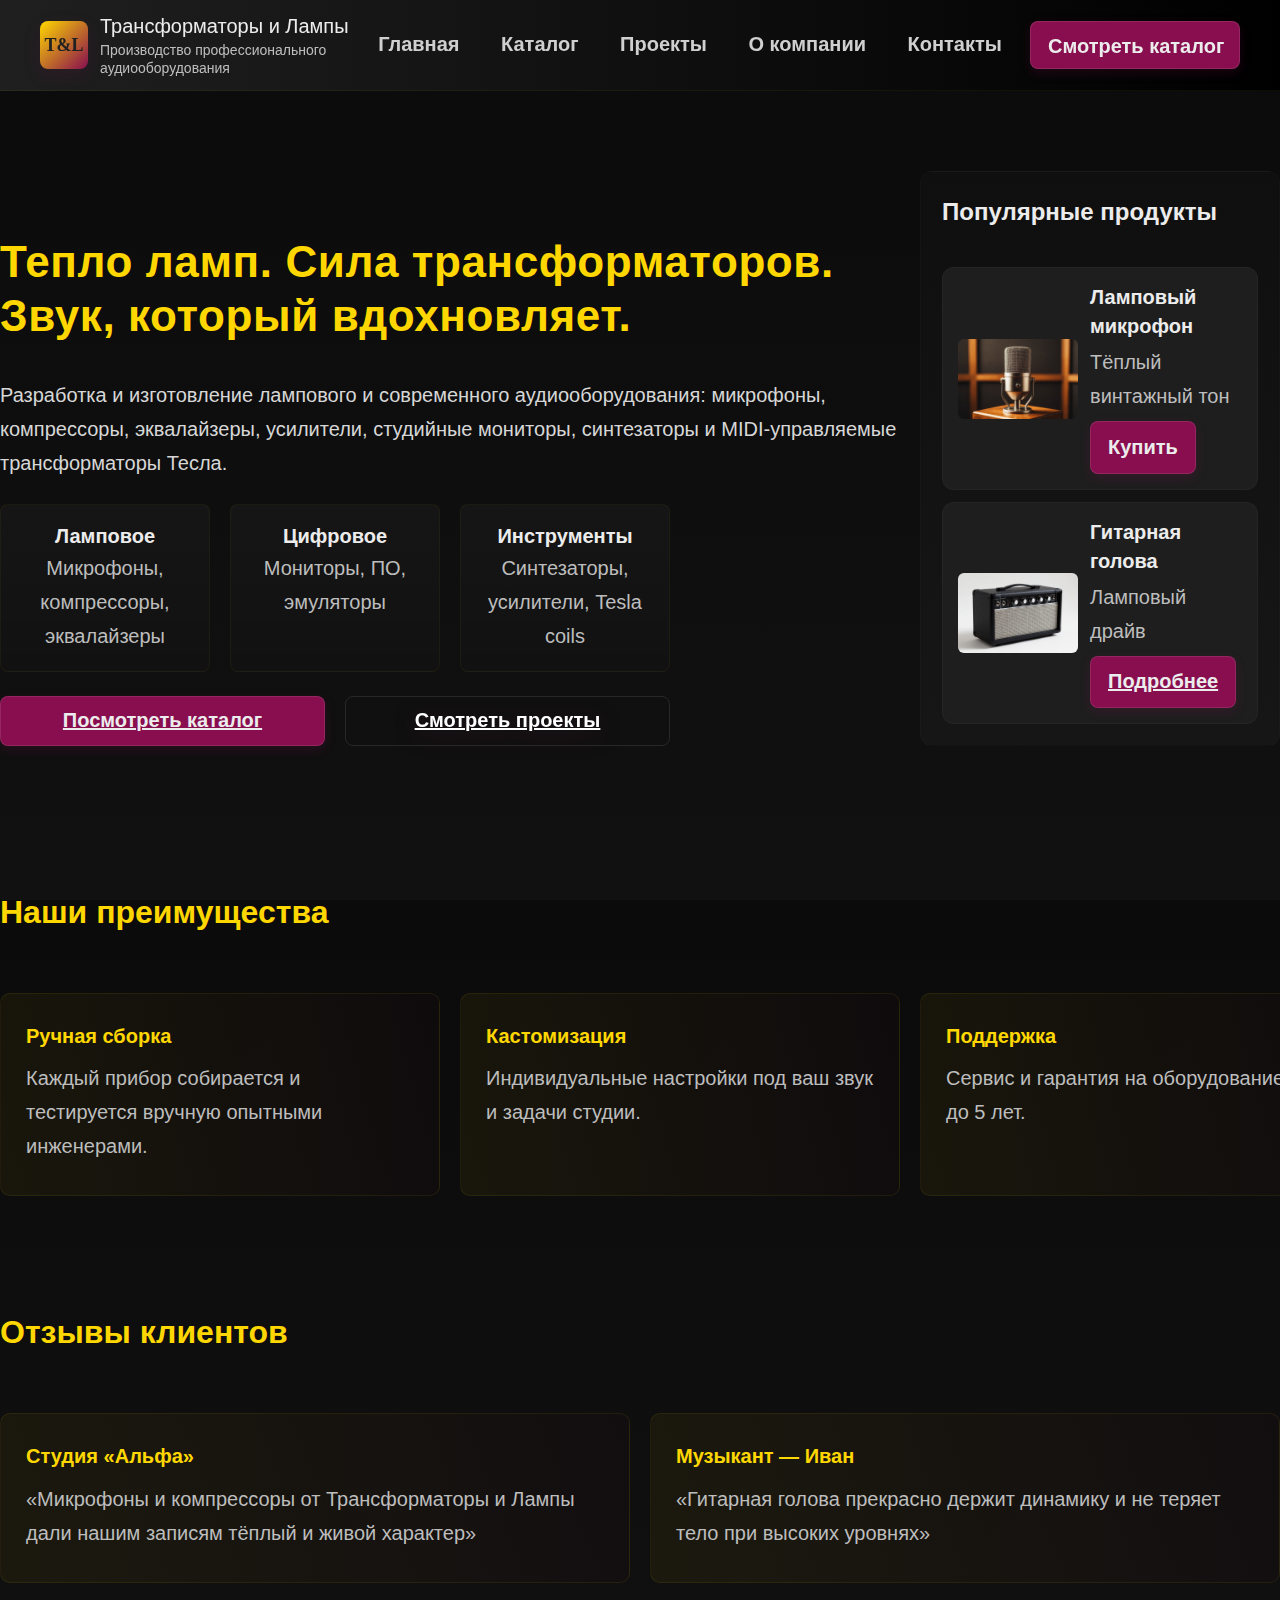
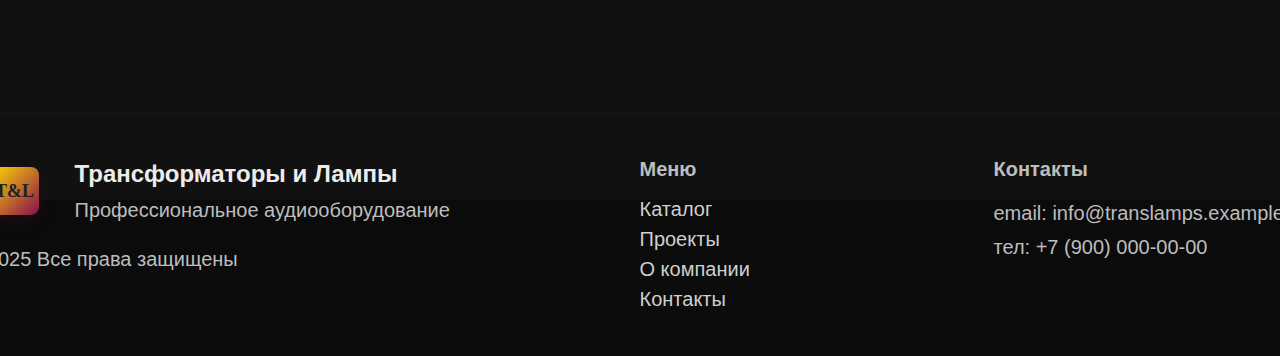
<file: index.html>
<!doctype html>
<html lang="ru">
<head>
  <meta charset="utf-8">
  <meta name="viewport" content="width=device-width,initial-scale=1">
  <title>Трансформаторы и Лампы — Главная</title>
  <link rel="stylesheet" href="css/styles.css">
  <style>
    .brand {
      display: flex;
      flex-direction: row;
      align-items: center;
      padding: 0;
      gap: 12px;
      text-decoration: none;
      color: var(--text);
      transition: transform 160ms ease;
    }
    .brand:hover {
      transform: scale(1.02);
    }
    .brand > div {
      display: flex;
      flex-direction: column;
      justify-content: center;
      align-items: flex-start;
      padding: 0 6px;
    }
    .brand > div > div:first-child {
      font-weight: 700;
      font-size: 20px;
      line-height: 29px;
      color: #ECECEC;
    }
    .small {
      font-size: 20px;
      line-height: 34px;
      color: #BDBDBD;
    }
    .btn {
      box-sizing: border-box;
      display: inline-flex;
      flex-direction: row;
      justify-content: center;
      align-items: center;
      padding: 10.5px 17px 10.8px;
      border: 1px solid rgba(255, 255, 255, 0.1);
      border-radius: 8px;
      font-weight: 700;
      font-size: 20px;
      line-height: 29px;
      text-align: center;
      text-decoration: underline;
      cursor: pointer;
      transition: transform 160ms ease, box-shadow 160ms ease;
      white-space: nowrap;
      width: auto;
    }
    .btn.cta, .btn.primary {
      background: #880E4F;
      color: #ECECEC;
      box-shadow: 0 4px 12px rgba(136,14,79,0.2);
    }
    .btn.cta:hover, .btn.primary:hover {
      transform: translateY(-3px);
      box-shadow: 0 8px 20px rgba(136,14,79,0.3);
    }
    .btn.ghost {
      background: transparent;
      color: #FFFFFF;
      border: 1px solid rgba(255, 255, 255, 0.1);
      filter: drop-shadow(0px 4px 12px rgba(136, 14, 79, 0.2));
    }
    .btn.ghost:hover {
      background: rgba(255,255,255,0.03);
      border-color: rgba(255,215,0,0.2);
      transform: translateY(-2px);
    }
    main {
      display: flex;
      flex-direction: column;
      align-items: center;
      padding: 0;
      gap: 13px;
      width: 100%;
    }
    .hero {
      display: flex;
      flex-direction: row;
      align-items: flex-end;
      padding: 80px 0;
      gap: 20px;
      width: 100%;
      max-width: 1360px;
      margin: 0 auto;
    }
    .hero-grid {
      display: contents;
    }
    .hero-grid > div:first-child {
      display: flex;
      flex-direction: column;
      align-items: flex-start;
      padding: 0;
      gap: 15.3px;
      width: 100%;
      max-width: 900px;
    }
    .hero h1 {
      width: 100%;
      font-weight: 700;
      font-size: 44px;
      line-height: 54px;
      letter-spacing: 0.6px;
      color: #FFD700;
      margin: 0;
    }
    .lead {
      width: 100%;
      font-weight: 400;
      font-size: 20px;
      line-height: 34px;
      color: #D7D7D7;
      margin: 0;
    }
    .categories {
      display: flex;
      flex-direction: row;
      flex-wrap: wrap;
      align-items: stretch;
      padding: 8.7px 0 0;
      gap: 20px;
      width: 100%;
    }
    .category {
      box-sizing: border-box;
      display: flex;
      flex-direction: column;
      align-items: center;
      padding: 17px 19px;
      width: 210px;
      min-width: 160px;
      background: linear-gradient(180deg, rgba(255, 255, 255, 0.03) 0%, rgba(255, 255, 255, 0.01) 100%);
      border: 1px solid rgba(255, 215, 0, 0.05);
      border-radius: 8px;
      transition: transform 160ms ease, box-shadow 160ms ease;
    }
    .category:hover {
      transform: translateY(-4px);
      box-shadow: 0 8px 20px rgba(0,0,0,0.3);
      border-color: rgba(255,215,0,0.15);
    }
    .category strong {
      font-weight: 700;
      font-size: 20px;
      line-height: 29px;
      text-align: center;
      color: #ECECEC;
    }
    .category .small {
      font-weight: 400;
      font-size: 20px;
      line-height: 34px;
      text-align: center;
      color: #BDBDBD;
      padding: 0 0 0.84px;
    }
    .hero-grid > div:first-child > div:last-child {
      display: flex;
      flex-direction: row;
      align-items: center;
      padding: 8.7px 0 0;
      gap: 20px;
      width: 100%;
    }
    .aside {
      box-sizing: border-box;
      display: flex;
      flex-direction: column;
      align-items: flex-start;
      padding: 21px;
      gap: 16px;
      width: 440px;
      background: linear-gradient(180deg, #0F0F0F 0%, #161616 100%);
      border: 1px solid rgba(255, 255, 255, 0.02);
      border-radius: 12px;
    }
    .aside h3 {
      font-weight: 700;
      font-size: 24px;
      line-height: 38px;
      color: #FFD700;
      margin: 0;
    }
    .aside > div {
      display: flex;
      flex-direction: column;
      align-items: flex-start;
      padding: 0;
      gap: 12px;
      width: 100%;
    }
    .card {
      box-sizing: border-box;
      display: flex;
      flex-direction: column;
      align-items: flex-start;
      padding: 15px;
      width: 100%;
      background: #1E1E1E;
      border: 1px solid rgba(255, 255, 255, 0.03);
      border-radius: 12px;
      transition: transform 200ms ease, box-shadow 200ms ease;
    }
    .card:hover {
      transform: translateY(-6px);
      box-shadow: 0 16px 32px rgba(0,0,0,0.4);
      border-color: rgba(255,215,0,0.1);
    }
    .card > div {
      display: flex;
      flex-direction: row;
      align-items: center;
      gap: 12px;
      width: 100%;
    }
    .card img {
      width: 120px;
      height: 80px;
      object-fit: cover;
      border-radius: 6px;
      transition: transform 200ms ease;
    }
    .card:hover img {
      transform: scale(1.03);
    }
    .card strong {
      font-weight: 700;
      font-size: 20px;
      line-height: 29px;
      color: #ECECEC;
      display: block;
      margin-bottom: 4px;
    }
    .card .small {
      font-size: 20px;
      line-height: 34px;
      color: #BDBDBD;
      display: block;
    }
    .section {
      display: flex;
      flex-direction: column;
      align-items: flex-start;
      padding: 50px 0;
      gap: 28px;
      width: 100%;
      max-width: 1360px;
      margin: 0 auto;
    }
    .section h2 {
      font-weight: 700;
      font-size: 32px;
      line-height: 46px;
      color: #FFD700;
      margin: 0;
      width: 100%;
    }
    .advantages {
      display: flex;
      flex-direction: row;
      justify-content: center;
      align-items: stretch;
      gap: 20px;
    }
    .adv {
      box-sizing: border-box;
      display: flex;
      flex-direction: column;
      align-items: flex-start;
      padding: 28px 25px 32px;
      gap: 10.52px;
      width: 440px;
      background: linear-gradient(90deg, rgba(255, 215, 0, 0.05) 0%, rgba(136, 14, 79, 0.03) 100%);
      border: 1px solid rgba(255, 215, 0, 0.08);
      border-radius: 10px;
      transition: transform 160ms ease;
    }
    .adv:hover {
      transform: translateY(-4px);
      box-shadow: 0 8px 20px rgba(136,14,79,0.15);
    }
    .adv strong {
      font-weight: 700;
      font-size: 20px;
      line-height: 29px;
      color: #FFD700;
    }
    .adv p {
      font-weight: 400;
      font-size: 20px;
      line-height: 34px;
      color: #BDBDBD;
      margin: 0;
    }
    .testimonials {
      display: flex;
      flex-direction: row;
      justify-content: center;
      align-items: flex-start;
      padding: 0;
      gap: 20px;
      width: 100%;
    }
    .test {
      box-sizing: border-box;
      display: flex;
      flex-direction: column;
      align-items: flex-start;
      padding: 28px 25px 32px;
      gap: 10.52px;
      width: 672px;
      background: linear-gradient(90deg, rgba(255, 215, 0, 0.05) 0%, rgba(136, 14, 79, 0.03) 100%);
      border: 1px solid rgba(255, 215, 0, 0.08);
      border-radius: 10px;
      transition: transform 160ms ease;
    }
    .test:hover {
      transform: translateY(-4px);
      box-shadow: 0 8px 20px rgba(136,14,79,0.15);
    }
    .test strong {
      font-weight: 700;
      font-size: 20px;
      line-height: 29px;
      color: #FFD700;
    }
    .test p {
      font-weight: 400;
      font-size: 20px;
      line-height: 34px;
      color: #BDBDBD;
      margin: 0;
    }
    .footer {
      box-sizing: border-box;
      display: flex;
      flex-direction: column;
      align-items: flex-start;
      padding: 41px 280px 40px;
      width: 100%;
      border-top: 1px solid rgba(255, 255, 255, 0.03);
    }
    .footer .container {
      display: flex;
      flex-direction: row;
      justify-content: center;
      align-items: flex-start;
      padding: 0;
      gap: 34px;
      width: 100%;
      max-width: 1360px;
      margin: 0 auto;
    }
    .footer .cols {
      display: flex;
      gap: 34px;
    }
    .footer .cols > div:first-child {
      display: flex;
      flex-direction: column;
      align-items: flex-start;
      padding: 0;
      gap: 15px;
      width: 639px;
    }
    .footer .cols > div:first-child > div:first-child {
      display: flex;
      flex-direction: row;
      align-items: center;
      padding: 0 0 0 24px;
      gap: 12px;
      width: 100%;
    }
    .footer .cols > div:first-child > div:first-child > div:last-child {
      display: flex;
      flex-direction: column;
      align-items: flex-start;
      padding: 0 0 0 24px;
    }
    .footer .cols > div:first-child > div:first-child > div:last-child > div:first-child {
      font-weight: 700;
      font-size: 24px;
      line-height: 38px;
      color: #ECECEC;
    }
    .footer .cols > div:first-child > div:first-child > div:last-child > div:last-child {
      font-weight: 400;
      font-size: 20px;
      line-height: 34px;
      color: #BDBDBD;
    }
    .footer .cols > div:first-child > div:last-child {
      font-weight: 400;
      font-size: 20px;
      line-height: 34px;
      color: #BDBDBD;
      padding: 0 0 0.84px;
    }
    .footer .cols > div:nth-child(2), .footer .cols > div:nth-child(3) {
      width: 320px;
      position: relative;
    }
    .footer a {
      color: #cfcfcf;
      text-decoration: none;
      font-size: 20px;
      line-height: 26px;
      transition: color 160ms ease;
      display: block;
      margin-bottom: 4px;
    }
    .footer a:hover {
      color: var(--gold);
    }
    .modal {
      display: none;
      position: fixed;
      inset: 0;
      background: rgba(0,0,0,0.7);
      z-index: 2000;
      align-items: center;
      justify-content: center;
      animation: modal-fade-in 240ms ease;
    }
    .modal[style*="display: flex"], .modal[style*="display:flex"] {
      display: flex !important;
    }
    @keyframes modal-fade-in {
      from {
        opacity: 0;
      }
      to {
        opacity: 1;
      }
    }
    .modal-inner {
      background: #0c0c0c;
      padding: 28px;
      border-radius: 12px;
      width: 520px;
      max-width: 94%;
      position: relative;
      animation: modal-slide-in 280ms ease;
      border: 1px solid rgba(255,215,0,0.08);
    }
    @keyframes modal-slide-in {
      from {
        transform: translateY(20px) scale(0.96);
        opacity: 0;
      }
      to {
        transform: translateY(0) scale(1);
        opacity: 1;
      }
    }
    .modal .close {
      position: absolute;
      right: 16px;
      top: 16px;
      background: transparent;
      border: none;
      color: #ccc;
      font-size: 24px;
      cursor: pointer;
      transition: transform 160ms ease, color 160ms ease;
    }
    .modal .close:hover {
      color: var(--gold);
      transform: rotate(90deg);
    }
    .modal-title {
      color: var(--gold);
      margin-top: 0;
    }
    .form {
      background: #0e0e0e;
      padding: 20px;
      border-radius: 8px;
      border: 1px solid rgba(255,255,255,0.02);
    }
    .form label {
      display: block;
      font-size: 20px;
      color: #cfcfcf;
      margin: 12px 0 6px;
      font-weight: 500;
    }
    .form input, .form textarea {
      width: 100%;
      padding: 12px;
      border-radius: 6px;
      background: #121212;
      border: 1px solid rgba(255,255,255,0.05);
      color: var(--text);
      font-family: inherit;
      font-size: 20px;
      transition: border-color 180ms ease, box-shadow 180ms ease;
    }
    .form input:focus, .form textarea:focus {
      outline: none;
      border-color: rgba(255,215,0,0.3);
      box-shadow: 0 0 0 3px rgba(255,215,0,0.08);
    }
    .form input:hover, .form textarea:hover {
      border-color: rgba(255,255,255,0.1);
    }
    .form-actions {
      display: flex;
      gap: 10px;
      justify-content: flex-end;
      margin-top: 20px;
    }
    @media (max-width: 1400px) {
      .header {
        padding: 0 40px 1px;
      }
      .footer {
        padding: 41px 40px 40px;
      }
    }
    @media (max-width: 880px) {
      .hero {
        flex-direction: column;
        align-items: flex-start;
      }
      .hero-grid > div:first-child, .aside {
        width: 100%;
      }
      .footer .cols {
        display: flex;
        flex-direction: column;
      }
      .footer .cols > div {
        width: 100% !important;
      }
      .menu {
        display: none;
      }
      .advantages, .testimonials {
        flex-direction: column;
      }
      .adv, .test {
        width: 100%;
      }
    }
    .btn {
      text-decoration: none;
    }
    .hero-grid .btn {
      text-decoration: underline;
    }
    .card .btn.primary {
      text-decoration: underline;
    }
    .card button.btn.primary[data-buy] {
      text-decoration: none;
    }
    .header-subtitle {
      font-size: 20px;
      color: var(--silver);
    }
    .nav-link.active {
      color: #FFD700;
      background: rgba(255, 215, 0, 0.05);
    }
    .brand-link {
      max-width: 310px;
      flex-shrink: 1;
    }
    .header-subtitle {
      font-size: 14px !important;
      line-height: 1.3 !important;
      white-space: normal;
      overflow: hidden;
      text-overflow: ellipsis;
      max-width: 300px;
    }
    header.header .container, header.header .container-main {
      padding-left: 0 !important;
      padding-right: 0 !important;
      width: 100% !important;
    }
  </style>
</head>
<body>
  <div id="loading-screen" class="loading">
    <div class="text-center">
      <div class="brand-logo d-inline-flex">T&L</div>
      <div class="text-alto mt-3" style="font-size: 20px;">Загрузка...</div>
    </div>
  </div>
  <div class="figma-frame">
    <header class="header sticky-top">
      <div class="container-main d-flex justify-content-between align-items-center py-3">
        <a href="index.html" class="brand-link d-flex align-items-center gap-3 text-decoration-none">
          <div class="brand-logo">T&L</div>
          <div>
            <div class="fw-bold text-light">Трансформаторы и Лампы</div>
            <div class="header-subtitle">
              <span class="desktop-subtitle">Производство профессионального аудиооборудования</span>
            </div>
          </div>
        </a>
        <button class="mobile-menu-toggle" id="mobileMenuToggle" aria-label="Открыть меню">
          ☰ Меню
        </button>
        <nav class="d-none d-lg-flex gap-3 desktop-nav">
          <a href="index.html" class="nav-link">Главная</a>
          <a href="catalog.html" class="nav-link">Каталог</a>
          <a href="projects.html" class="nav-link">Проекты</a>
          <a href="about.html" class="nav-link">О компании</a>
          <a href="contacts.html" class="nav-link">Контакты</a>
        </nav>
        <a href="catalog.html" class="btn-custom btn-primary-custom desktop-cta">
          Смотреть каталог
        </a>
        <nav class="mobile-nav" id="mobileNav" style="display: none;">
          <a href="index.html" class="nav-link">Главная</a>
          <a href="catalog.html" class="nav-link">Каталог</a>
          <a href="projects.html" class="nav-link">Проекты</a>
          <a href="about.html" class="nav-link">О компании</a>
          <a href="contacts.html" class="nav-link">Контакты</a>
        </nav>
      </div>
    </header>
    <main>
      <section id="hero" class="hero" data-component="Section/Hero">
        <div class="hero-grid">
          <div data-component="Hero/Lead">
            <h1>Тепло ламп. Сила трансформаторов. Звук, который вдохновляет.</h1>
            <p class="lead">Разработка и изготовление лампового и современного аудиооборудования: микрофоны, компрессоры, эквалайзеры, усилители, студийные мониторы, синтезаторы и MIDI-управляемые трансформаторы Тесла.</p>
            <div class="categories" data-component="List/Categories">
              <div class="category" data-component="Category/Item">
                <strong>Ламповое</strong>
                <div class="small">Микрофоны, компрессоры, эквалайзеры</div>
              </div>
              <div class="category" data-component="Category/Item">
                <strong>Цифровое</strong>
                <div class="small">Мониторы, ПО, эмуляторы</div>
              </div>
              <div class="category" data-component="Category/Item">
                <strong>Инструменты</strong>
                <div class="small">Синтезаторы, усилители, Tesla coils</div>
              </div>
            </div>
            <div>
              <a class="btn primary" href="catalog.html" data-component="Button/Primary">Посмотреть каталог</a>
              <a class="btn ghost" href="projects.html" data-component="Button/Ghost">Смотреть проекты</a>
            </div>
          </div>
          <aside class="aside" data-component="Aside/Popular">
            <h3>Популярные продукты</h3>
            <div>
              <div class="card" data-component="Card/Product" data-variant="list">
                <div>
                  <img src="images/tube_mic.jpg" alt="mic">
                  <div>
                    <strong>Ламповый микрофон</strong>
                    <div class="small">Тёплый винтажный тон</div>
                    <div style="margin-top:8px;">
                      <button class="btn primary" data-component="Button/Primary" data-buy="Ламповый микрофон">Купить</button>
                    </div>
                  </div>
                </div>
              </div>
              <div class="card" data-component="Card/Product" data-variant="list">
                <div>
                  <img src="images/amp.jpg" alt="amp">
                  <div>
                    <strong>Гитарная голова</strong>
                    <div class="small">Ламповый драйв</div>
                    <div style="margin-top:8px;">
                      <a class="btn primary" href="product.html?product=lm1">Подробнее</a>
                    </div>
                  </div>
                </div>
              </div>
            </div>
          </aside>
        </div>
      </section>
      <section id="advantages" class="section" data-component="Section/Advantages">
        <h2>Наши преимущества</h2>
        <div class="advantages">
          <div class="adv" data-component="Advantage/Item">
            <strong>Ручная сборка</strong>
            <p>Каждый прибор собирается и тестируется вручную опытными инженерами.</p>
          </div>
          <div class="adv" data-component="Advantage/Item">
            <strong>Кастомизация</strong>
            <p>Индивидуальные настройки под ваш звук и задачи студии.</p>
          </div>
          <div class="adv" data-component="Advantage/Item">
            <strong>Поддержка</strong>
            <p>Сервис и гарантия на оборудование — до 5 лет.</p>
          </div>
        </div>
      </section>
      <section id="testimonials" class="section" data-component="Section/Testimonials">
        <h2>Отзывы клиентов</h2>
        <div class="testimonials">
          <div class="test" data-component="Testimonial/Item">
            <strong>Студия «Альфа»</strong>
            <p>«Микрофоны и компрессоры от Трансформаторы и Лампы дали нашим записям тёплый и живой характер»</p>
          </div>
          <div class="test" data-component="Testimonial/Item">
            <strong>Музыкант — Иван</strong>
            <p>«Гитарная голова прекрасно держит динамику и не теряет тело при высоких уровнях»</p>
          </div>
        </div>
      </section>
    </main>
    <footer class="footer" data-component="Footer/Main">
      <div class="container">
        <div class="cols">
          <div>
            <div>
              <div class="logo">T&L</div>
              <div>
                <div>Трансформаторы и Лампы</div>
                <div>Профессиональное аудиооборудование</div>
              </div>
            </div>
            <div>&#169; 2025 Все права защищены</div>
          </div>
          <div>
            <div style="font-weight:600; margin-bottom:12px; color:#BDBDBD;">Меню</div>
            <a href="catalog.html">Каталог</a>
            <a href="projects.html">Проекты</a>
            <a href="about.html">О компании</a>
            <a href="contacts.html">Контакты</a>
          </div>
          <div>
            <div style="font-weight:600; margin-bottom:12px; color:#BDBDBD;">Контакты</div>
            <div style="font-size:20px; line-height:34px; color:#BDBDBD;">email: info@translamps.example</div>
            <div style="font-size:20px; line-height:34px; color:#BDBDBD;">тел: +7 (900) 000-00-00</div>
          </div>
        </div>
      </div>
    </footer>
    <div id="modal-buy" class="modal" data-component="Modal/Buy">
      <div class="modal-inner">
        <button class="close" aria-label="Закрыть окно">&times;</button>
        <h2 class="modal-title">Оформление заказа</h2>
        <form class="form" id="buy-form">
          <label for="product">Продукт</label>
          <input type="text" id="product" name="product" readonly>
          <label for="name">Ваше имя</label>
          <input type="text" id="name" name="name" placeholder="Введите имя" required>
          <label for="email">Email</label>
          <input type="email" id="email" name="email" placeholder="Введите email" required>
          <label for="message">Комментарий</label>
          <textarea id="message" name="message" rows="4" placeholder="Комментарий (необязательно)"></textarea>
          <div class="form-actions">
            <button type="submit" class="btn primary">Отправить</button>
          </div>
        </form>
      </div>
    </div>
  </div>
  <script src="js/main.js"></script>
  <script src="https://code.jquery.com/jquery-3.6.0.min.js"></script>
  <script>
    $(document).ready(function() {
      var userActions = [];
      $(document).on('click', function(e) {
        var target = $(e.target);
        var data = {
          timestamp: new Date().toISOString(),
          tag: target.prop('tagName'),
          className: target.attr('class') || '',
          id: target.attr('id') || '',
          href: target.attr('href') || ''
        };
        userActions.push(data);
        if (userActions.length > 100) {
          userActions.shift();
        }
        localStorage.setItem('tl_analytics', JSON.stringify(userActions));
      });
      var startTime = new Date();
      $(window).on('beforeunload', function() {
        var timeSpent = new Date() - startTime;
        console.log('Время на странице: ' + Math.round(timeSpent/1000) + ' сек');
      });
    });
  </script>
</body>
</html>
</file>
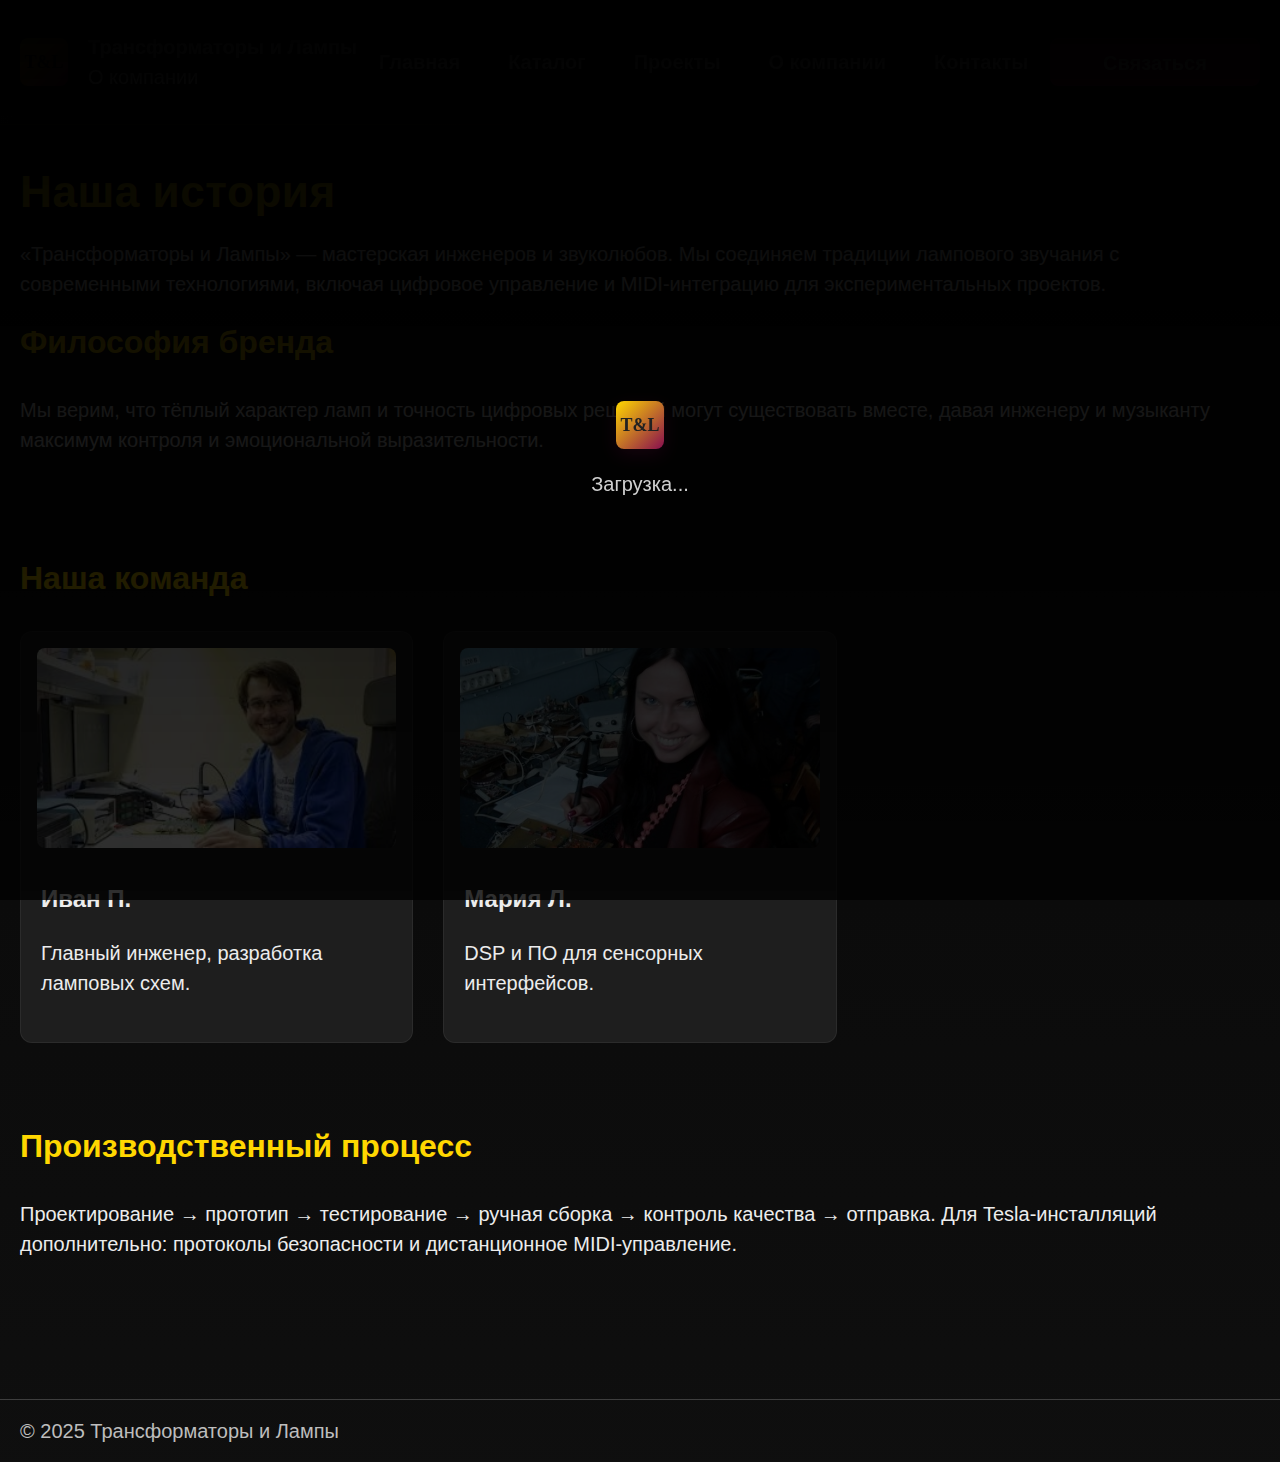
<file: about.html>
<!doctype html>
<html lang="ru">
<head>
  <meta charset="utf-8">
  <meta name="viewport" content="width=device-width,initial-scale=1">
  <title>О компании — Трансформаторы и Лампы</title>
  <link href="https://cdn.jsdelivr.net/npm/bootstrap@5.3.0/dist/css/bootstrap.min.css" rel="stylesheet">
  <link rel="stylesheet" href="css/styles.css">
  <style>
    body {
      font-size: 20px;
      line-height: 30px;
    }
    h1, .heading-1 {
      font-size: 32px;
      line-height: 40px;
      font-weight: 700;
    }
    h1.block-title, .heading-block {
      font-size: 28px;
      line-height: 36px;
      font-weight: 700;
    }
    h2, .heading-2 {
      font-size: 28px;
      line-height: 36px;
      font-weight: 700;
    }
    h4, .heading-4 {
      font-size: 20px;
      line-height: 28px;
      font-weight: 600;
    }
    p, a, li {
      font-size: 20px;
      line-height: 30px;
    }
    .team-card {
      background: var(--card-bg);
      border: 1px solid rgba(255,255,255,0.06);
      border-radius: 12px;
      height: 100%;
      transition: transform 200ms ease, box-shadow 200ms ease;
    }
    .team-card:hover {
      transform: translateY(-6px);
      box-shadow: 0 16px 32px rgba(0,0,0,0.4);
      border-color: rgba(255,215,0,0.15);
    }
    .team-card .image-wrap {
      padding: 16px;
    }
    .team-card img {
      width: 100%;
      height: 200px;
      object-fit: cover;
      border-radius: 8px;
      display: block;
    }
    .team-card .card-body {
      padding: 16px 20px 24px;
    }
    .footer {
      border-top: 1px solid rgba(255, 255, 255, 0.2);
      padding-top: 16px;
      padding-bottom: 16px;
    }
    .footer p {
      font-size: 20px;
      margin-bottom: 0;
    }
    section.py-5 {
      padding-top: 2rem !important;
      padding-bottom: 2rem !important;
    }
    h1, h2, h1.block-title {
      margin-bottom: 1rem;
    }
    p {
      margin-bottom: 1.5rem;
    }
    h1.block-title {
      margin-top: 1rem !important;
      margin-bottom: 1rem !important;
    }
    section.py-5 p {
      margin-bottom: 1rem !important;
    }
  </style>
</head>
<body>
  <div id="loading-screen" class="loading">
    <div class="text-center">
      <div class="brand-logo d-inline-flex">T&L</div>
      <div class="text-alto mt-3" style="font-size: 20px;">Загрузка...</div>
    </div>
  </div>
  <header class="header sticky-top">
    <div class="container-main d-flex justify-content-between align-items-center py-3">
      <a href="index.html" class="brand-link d-flex align-items-center gap-3 text-decoration-none">
        <div class="brand-logo">T&L</div>
        <div>
          <div class="fw-bold text-light">Трансформаторы и Лампы</div>
          <div class="header-subtitle">
            <span class="desktop-subtitle">О компании</span>
          </div>
        </div>
      </a>
      <button class="mobile-menu-toggle" id="mobileMenuToggle" aria-label="Открыть меню">
        ☰ Меню
      </button>
      <nav class="d-none d-lg-flex gap-3 desktop-nav">
        <a href="index.html" class="nav-link">Главная</a>
        <a href="catalog.html" class="nav-link">Каталог</a>
        <a href="projects.html" class="nav-link">Проекты</a>
        <a href="about.html" class="nav-link">О компании</a>
        <a href="contacts.html" class="nav-link">Контакты</a>
      </nav>
      <a href="contacts.html" class="btn-custom btn-primary-custom desktop-cta">
        Связаться
      </a>
      <nav class="mobile-nav" id="mobileNav" style="display: none;">
        <a href="index.html" class="nav-link">Главная</a>
        <a href="catalog.html" class="nav-link">Каталог</a>
        <a href="projects.html" class="nav-link">Проекты</a>
        <a href="about.html" class="nav-link">О компании</a>
        <a href="contacts.html" class="nav-link">Контакты</a>
      </nav>
    </div>
  </header>
  <main>
    <section class="py-5">
      <div class="container-main">
        <h1 class="page-title">Наша история</h1>
        <p class="mb-4">
          «Трансформаторы и Лампы» — мастерская инженеров и звуколюбов. Мы соединяем традиции лампового звучания с современными технологиями, включая цифровое управление и MIDI-интеграцию для экспериментальных проектов.
        </p>
        <h2 class="section-title">Философия бренда</h2>
        <p>
          Мы верим, что тёплый характер ламп и точность цифровых решений могут существовать вместе, давая инженеру и музыканту максимум контроля и эмоциональной выразительности.
        </p>
      </div>
    </section>
    <section class="py-5">
      <div class="container-main">
        <h2 class="section-title">Наша команда</h2>
        <div class="row g-4">
          <div class="col-lg-4">
            <div class="team-card">
              <div class="image-wrap">
                <img src="images/about1.jpg" alt="Иван П.">
              </div>
              <div class="card-body">
                <h3 class="subsection-title">Иван П.</h3>
                <p class="mb-0">Главный инженер, разработка ламповых схем.</p>
              </div>
            </div>
          </div>
          <div class="col-lg-4">
            <div class="team-card">
              <div class="image-wrap">
                <img src="images/about2.jpg" alt="Мария Л.">
              </div>
              <div class="card-body">
                <h3 class="subsection-title">Мария Л.</h3>
                <p class="mb-0">DSP и ПО для сенсорных интерфейсов.</p>
              </div>
            </div>
          </div>
        </div>
      </div>
    </section>
    <section class="py-5">
      <div class="container-main">
        <h2 class="section-title">Производственный процесс</h2>
        <p>
          Проектирование → прототип → тестирование → ручная сборка → контроль качества → отправка. Для Tesla-инсталляций дополнительно: протоколы безопасности и дистанционное MIDI-управление.
        </p>
      </div>
    </section>
  </main>
  <footer class="footer">
    <div class="container-main">
      <p class="text-silver mb-0">&#169; 2025 Трансформаторы и Лампы</p>
    </div>
  </footer>
  <script src="https://cdn.jsdelivr.net/npm/bootstrap@5.3.0/dist/js/bootstrap.bundle.min.js"></script>
  <script src="js/main.js"></script>
  <script src="https://code.jquery.com/jquery-3.6.0.min.js"></script>
  <script>
    $(document).ready(function() {
      var userActions = [];
      $(document).on('click', function(e) {
        var target = $(e.target);
        var data = {
          timestamp: new Date().toISOString(),
          tag: target.prop('tagName'),
          className: target.attr('class') || '',
          id: target.attr('id') || '',
          href: target.attr('href') || ''
        };
        userActions.push(data);
        if (userActions.length > 100) {
          userActions.shift();
        }
        localStorage.setItem('tl_analytics', JSON.stringify(userActions));
      });
      var startTime = new Date();
      $(window).on('beforeunload', function() {
        var timeSpent = new Date() - startTime;
        console.log('Время на странице: ' + Math.round(timeSpent/1000) + ' сек');
      });
    });
  </script>
</body>
</html>
</file>
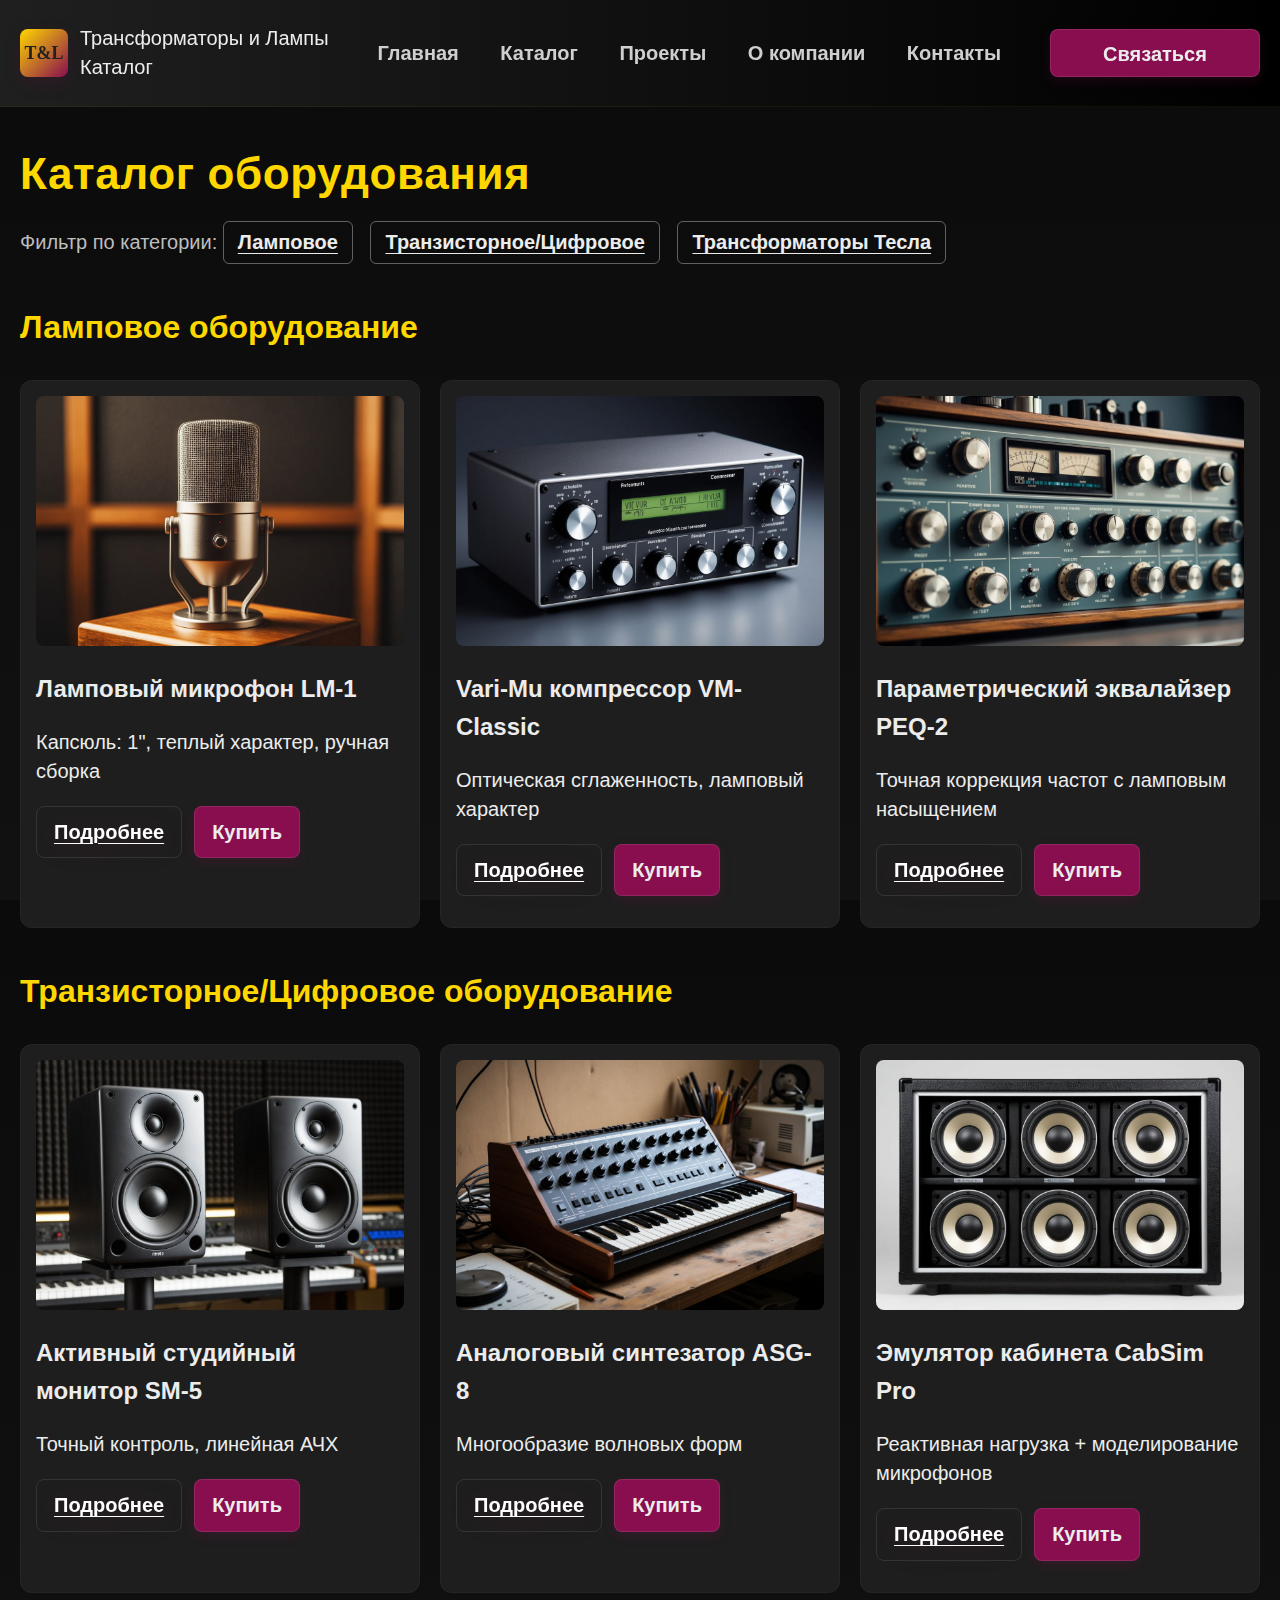
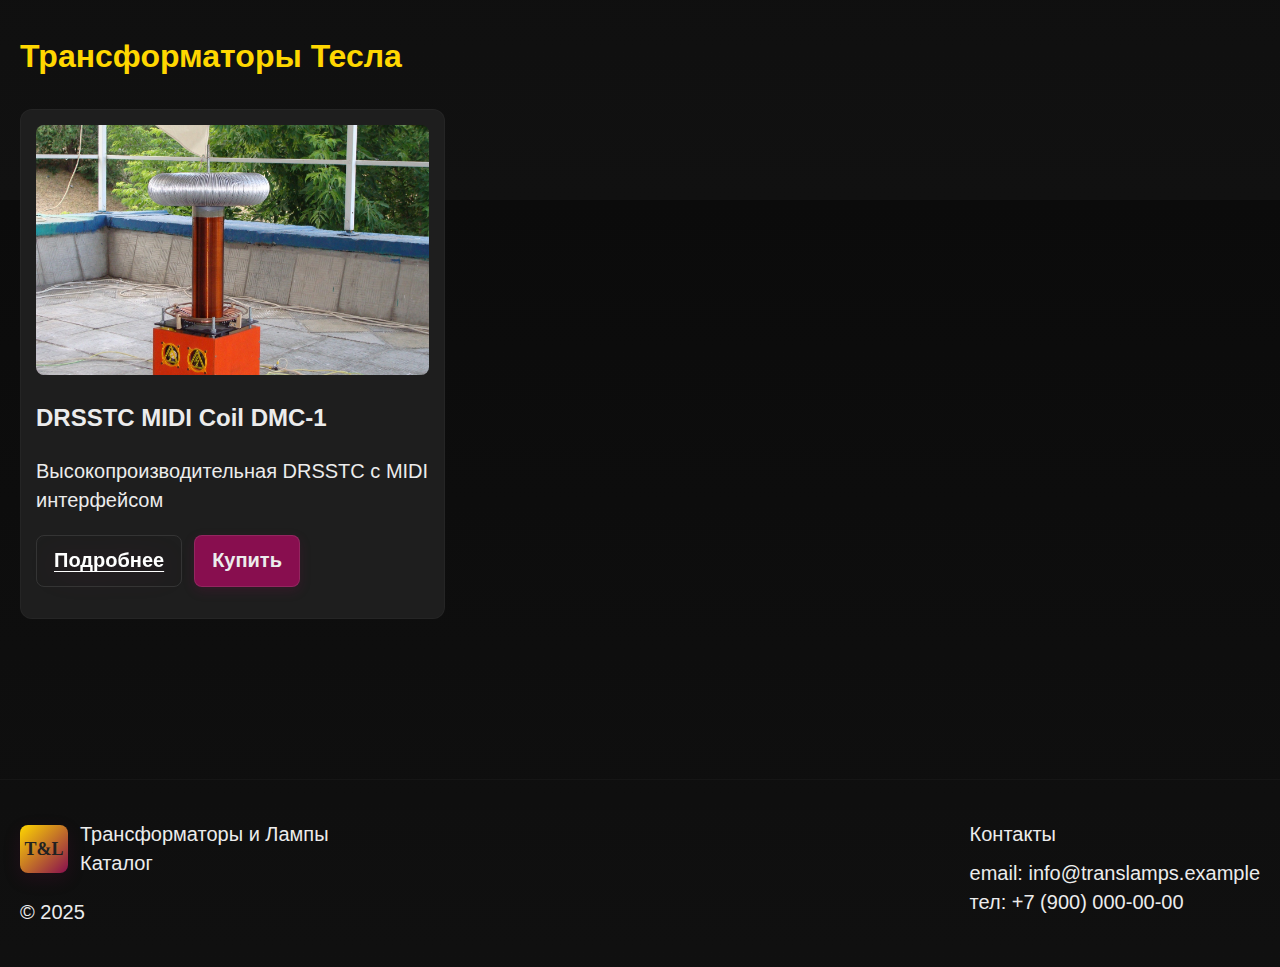
<file: catalog.html>
<!doctype html>
<html lang="ru">
<head>
  <meta charset="utf-8">
  <meta name="viewport" content="width=device-width,initial-scale=1">
  <title>Каталог — Трансформаторы и Лампы</title>
  <link rel="stylesheet" href="css/styles.css">
  <style>
    .header-grid {
      display: grid;
      grid-template-columns: auto 1fr auto;
      align-items: center;
      gap: 20px;
      max-width: 1360px;
      margin: 0 auto;
      padding: 0 20px;
    }
    .nav-grid {
      display: grid;
      grid-template-columns: repeat(5, auto);
      gap: 15px;
      justify-content: center;
    }
    .featured-products-grid {
      display: grid;
      grid-template-columns: repeat(auto-fit, minmax(280px, 1fr));
      gap: 20px;
      margin-bottom: 30px;
    }
    .category-grid {
      display: grid;
      grid-template-columns: repeat(auto-fit, minmax(300px, 1fr));
      gap: 20px;
      margin-bottom: 40px;
    }
    .product-actions {
      display: grid;
      grid-template-columns: repeat(2, max-content);
      gap: 12px;
      margin-top: 16px;
      justify-content: flex-start;
    }
    .form-actions {
      display: grid;
      grid-template-columns: auto auto;
      gap: 12px;
      justify-content: end;
    }
    .footer-grid {
      display: grid;
      grid-template-columns: 1fr;
      gap: 30px;
    }
    .filters {
      margin-bottom: 32px;
    }
    .filter-btn {
      display: inline-block;
      padding: 8px 16px;
      margin: 0 8px 8px 0;
      border-radius: 6px;
      background: rgba(255, 215, 0, 0.05);
      border: 1px solid rgba(255, 215, 0, 0.1);
      color: #FFD700;
      font-weight: 600;
      font-size: 20px;
      cursor: pointer;
      transition: all 160ms ease;
      text-decoration: none;
    }
    .filter-btn:hover {
      background: rgba(255, 215, 0, 0.1);
      border-color: rgba(255, 215, 0, 0.3);
      transform: translateY(-2px);
      color: #FFD700;
    }
    .filter-btn.active {
      background: #880E4F;
      border-color: #880E4F;
      color: #ECECEC;
    }
    @media (min-width: 768px) {
      .header-grid {
        grid-template-columns: auto 1fr auto;
      }
      .footer-grid {
        grid-template-columns: 1fr auto auto;
      }
      .featured-products-grid {
        grid-template-columns: repeat(auto-fit, minmax(250px, 1fr));
      }
    }
    @media (max-width: 767px) {
      .header-grid {
        grid-template-columns: 1fr;
        gap: 15px;
        text-align: center;
      }
      .nav-grid {
        grid-template-columns: repeat(3, auto);
        gap: 10px;
      }
      .featured-products-grid {
        grid-template-columns: repeat(auto-fit, minmax(250px, 1fr));
        overflow-x: auto;
        padding-bottom: 10px;
      }
      .product-actions {
        grid-template-columns: 1fr;
      }
      .form-actions {
        grid-template-columns: 1fr;
      }
    }
    @media (max-width: 480px) {
      .nav-grid {
        grid-template-columns: 1fr;
        gap: 8px;
      }
      .featured-products-grid {
        grid-template-columns: 280px;
        grid-auto-flow: column;
        grid-auto-columns: 280px;
        overflow-x: scroll;
        scroll-snap-type: x mandatory;
        -webkit-overflow-scrolling: touch;
      }
      .featured-products-grid > * {
        scroll-snap-align: start;
      }
    }
    .product-actions .btn-ghost-custom {
      text-decoration: underline;
      text-underline-offset: 4px;
      text-decoration-thickness: 1px;
    }
    .filter-btn {
      display: inline-flex;
      align-items: center;
      justify-content: center;
      padding: 6px 14px;
      margin-right: 12px;
      background: transparent;
      border: 1px solid rgba(255, 255, 255, 0.35);
      border-radius: 6px;
      font-size: 20px;
      font-weight: 600;
      color: #ECECEC;
      text-decoration: underline;
      text-underline-offset: 4px;
      text-decoration-thickness: 1px;
      transition: color 160ms ease, border-color 160ms ease, background-color 160ms ease;
    }
    .filter-btn:hover {
      color: #FFD700;
      border-color: rgba(255, 215, 0, 0.6);
      background: rgba(255, 215, 0, 0.04);
    }
    .filter-btn.active {
      color: #FFD700;
      border-color: #FFD700;
      text-decoration-thickness: 2px;
    }
    .single-card-section .category-grid {
      display: flex !important;
      justify-content: flex-start !important;
    }
    .single-card-section .product-card {
      width: 425px !important;
      flex-shrink: 0 !important;
    }
  </style>
</head>
<body>
  <div id="loading-screen" class="loading">
    <div class="text-center">
      <div class="brand-logo d-inline-flex">T&L</div>
      <div class="text-alto mt-3" style="font-size: 20px;">Загрузка...</div>
    </div>
  </div>
  <div class="container-fluid">
    <header class="header sticky-top">
      <div class="container-main d-flex justify-content-between align-items-center py-3">
        <a href="index.html" class="brand-link d-flex align-items-center gap-3 text-decoration-none">
          <div class="brand-logo">T&L</div>
          <div>
            <div class="fw-bold text-light">Трансформаторы и Лампы</div>
            <div class="header-subtitle">
              <span class="desktop-subtitle">Каталог</span>
            </div>
          </div>
        </a>
        <button class="mobile-menu-toggle" id="mobileMenuToggle" aria-label="Открыть меню">
          ☰ Меню
        </button>
        <nav class="d-none d-lg-flex gap-3 desktop-nav">
          <a href="index.html" class="nav-link">Главная</a>
          <a href="catalog.html" class="nav-link">Каталог</a>
          <a href="projects.html" class="nav-link">Проекты</a>
          <a href="about.html" class="nav-link">О компании</a>
          <a href="contacts.html" class="nav-link">Контакты</a>
        </nav>
        <a href="contacts.html" class="btn-custom btn-primary-custom desktop-cta">
          Связаться
        </a>
        <nav class="mobile-nav" id="mobileNav" style="display: none;">
          <a href="index.html" class="nav-link">Главная</a>
          <a href="catalog.html" class="nav-link">Каталог</a>
          <a href="projects.html" class="nav-link">Проекты</a>
          <a href="about.html" class="nav-link">О компании</a>
          <a href="contacts.html" class="nav-link">Контакты</a>
        </nav>
      </div>
    </header>
    <main>
      <section class="py-5">
        <div class="container-main">
          <h1 class="page-title">Каталог оборудования</h1>
          <div class="filters">
            <div class="small mb-3" style="color: #BDBDBD; font-size: 20px;">Фильтр по категории:
              <a class="filter-btn" href="#" data-filter="lamps">Ламповое</a>
              <a class="filter-btn" href="#" data-filter="digital">Транзисторное/Цифровое</a>
              <a class="filter-btn" href="#" data-filter="tesla">Трансформаторы Тесла</a>
            </div>
          </div>
          <section id="lamps" class="mb-5" data-category-section="lamps">
            <h2 class="section-title">Ламповое оборудование</h2>
            <div class="category-grid">
              <div class="product-card" data-category="lamps">
                <img src="images/tube_mic.jpg" alt="Ламповый микрофон">
                <div style="padding: 16px 0;">
                  <h3 style="margin: 0 0 8px; font-size: 20px; color: #FFD700;">Ламповый микрофон LM-1</h3>
                  <div class="small text-secondary mb-3" style="font-size: 20px;">Капсюль: 1", теплый характер, ручная сборка</div>
                  <div class="product-actions">
                    <a class="btn-custom btn-ghost-custom" href="product.html?product=lm1">Подробнее</a>
                    <button class="btn-custom btn-primary-custom" data-product="Ламповый микрофон LM-1">Купить</button>
                  </div>
                </div>
              </div>
              <div class="product-card" data-category="lamps">
                <img src="images/vari-mu.jpg" alt="Компрессор">
                <div style="padding: 16px 0;">
                  <h3 style="margin: 0 0 8px; font-size: 20px; color: #FFD700;">Vari-Mu компрессор VM-Classic</h3>
                  <div class="small text-secondary mb-3" style="font-size: 20px;">Оптическая сглаженность, ламповый характер</div>
                  <div class="product-actions">
                    <a class="btn-custom btn-ghost-custom" href="product.html?product=vmc">Подробнее</a>
                    <button class="btn-custom btn-primary-custom" data-product="Vari-Mu компрессор VM-Classic">Купить</button>
                  </div>
                </div>
              </div>
              <div class="product-card" data-category="lamps">
                <img src="images/eq.jpg" alt="Эквалайзер">
                <div style="padding: 16px 0;">
                  <h3 style="margin: 0 0 8px; font-size: 20px; color: #FFD700;">Параметрический эквалайзер PEQ-2</h3>
                  <div class="small text-secondary mb-3" style="font-size: 20px;">Точная коррекция частот с ламповым насыщением</div>
                  <div class="product-actions">
                    <a class="btn-custom btn-ghost-custom" href="product.html?product=peq2">Подробнее</a>
                    <button class="btn-custom btn-primary-custom" data-product="Параметрический эквалайзер PEQ-2">Купить</button>
                  </div>
                </div>
              </div>
            </div>
          </section>
          <section id="trans" class="mb-5" data-category-section="digital">
            <h2 class="section-title">Транзисторное/Цифровое оборудование</h2>
            <div class="category-grid">
              <div class="product-card" data-category="digital">
                <img src="images/mon.jpg" alt="Студийный монитор">
                <div style="padding: 16px 0;">
                  <h3 style="margin: 0 0 8px; font-size: 20px; color: #FFD700;">Активный студийный монитор SM-5</h3>
                  <div class="small text-secondary mb-3" style="font-size: 20px;">Точный контроль, линейная АЧХ</div>
                  <div class="product-actions">
                    <a class="btn-custom btn-ghost-custom" href="product.html?product=sm5">Подробнее</a>
                    <button class="btn-custom btn-primary-custom" data-product="Активный студийный монитор SM-5">Купить</button>
                  </div>
                </div>
              </div>
              <div class="product-card" data-category="digital">
                <img src="images/synt.jpg" alt="Синтезатор">
                <div style="padding: 16px 0;">
                  <h3 style="margin: 0 0 8px; font-size: 20px; color: #FFD700;">Аналоговый синтезатор ASG-8</h3>
                  <div class="small text-secondary mb-3" style="font-size: 20px;">Многообразие волновых форм</div>
                  <div class="product-actions">
                    <a class="btn-custom btn-ghost-custom" href="product.html?product=asg8">Подробнее</a>
                    <button class="btn-custom btn-primary-custom" data-product="Аналоговый синтезатор ASG-8">Купить</button>
                  </div>
                </div>
              </div>
              <div class="product-card" data-category="digital">
                <img src="images/cabsim.jpg" alt="Эмулятор кабинета">
                <div style="padding: 16px 0;">
                  <h3 style="margin: 0 0 8px; font-size: 20px; color: #FFD700;">Эмулятор кабинета CabSim Pro</h3>
                  <div class="small text-secondary mb-3" style="font-size: 20px;">Реактивная нагрузка + моделирование микрофонов</div>
                  <div class="product-actions">
                    <a class="btn-custom btn-ghost-custom" href="product.html?product=cabsim">Подробнее</a>
                    <button class="btn-custom btn-primary-custom" data-product="Эмулятор кабинета CabSim Pro">Купить</button>
                  </div>
                </div>
              </div>
            </div>
          </section>
          <section id="tesla" class="mb-5 single-card-section" data-category-section="tesla">
            <h2 class="section-title">Трансформаторы Тесла</h2>
            <div class="category-grid">
              <div class="product-card" data-category="tesla">
                <img src="images/drsstc.jpg" alt="Трансформатор Тесла">
                <div style="padding: 16px 0;">
                  <h3 style="margin: 0 0 8px; font-size: 20px; color: #FFD700;">DRSSTC MIDI Coil DMC-1</h3>
                  <div class="small text-secondary mb-3" style="font-size: 20px;">Высокопроизводительная DRSSTC с MIDI интерфейсом</div>
                  <div class="product-actions">
                    <a class="btn-custom btn-ghost-custom" href="product.html?product=dmc1">Подробнее</a>
                    <button class="btn-custom btn-primary-custom" data-product="DRSSTC MIDI Coil DMC-1">Купить</button>
                  </div>
                </div>
              </div>
            </div>
          </section>
        </div>
      </section>
    </main>
    <footer class="footer">
      <div class="container-main">
        <div class="footer-grid" style="grid-template-columns: 1fr auto;">
          <div>
            <div style="display: grid; grid-template-columns: auto 1fr; gap: 12px; align-items: center; margin-bottom: 20px;">
              <div class="logo">T&L</div>
              <div>
                <div class="fw-bold fs-5 text-light" style="font-size: 20px;">Трансформаторы и Лампы</div>
                <div class="text-secondary" style="font-size: 20px;">Каталог</div>
              </div>
            </div>
            <div class="text-secondary" style="font-size: 20px;">&#169; 2025</div>
          </div>
          <div>
            <div class="fw-bold mb-2 text-secondary" style="font-size: 20px;">Контакты</div>
            <div class="text-secondary" style="font-size: 20px;">email: info@translamps.example</div>
            <div class="text-secondary" style="font-size: 20px;">тел: +7 (900) 000-00-00</div>
          </div>
        </div>
      </div>
    </footer>
  </div>
  <div id="buyModal" class="modal-custom" style="display: none; position: fixed; top: 0; left: 0; width: 100%; height: 100%; z-index: 2000; align-items: center; justify-content: center; background: rgba(0,0,0,0.7);">
    <div style="background: #0c0c0c; border-radius: 12px; border: 1px solid rgba(255,215,0,0.08); max-width: 500px; width: 90%; margin: 20px; position: relative;">
      <div style="padding: 20px 20px 10px; display: grid; grid-template-columns: 1fr auto; align-items: center; border-bottom: 1px solid rgba(255,255,255,0.05);">
        <h5 class="modal-title-custom" style="font-size: 24px; color: #FFD700;">Оформление заказа</h5>
        <button type="button" class="close-btn" onclick="closeModal()" aria-label="Close">&times;</button>
      </div>
      <div style="padding: 20px;">
        <form class="form-custom" id="buy-form">
          <div style="margin-bottom: 1rem;">
            <label for="product" class="form-label" style="font-size: 20px;">Продукт</label>
            <input type="text" class="form-control" id="product" name="product" readonly>
          </div>
          <div style="margin-bottom: 1rem;">
            <label for="name" class="form-label" style="font-size: 20px;">Ваше имя</label>
            <input type="text" class="form-control" id="name" name="name" placeholder="Введите имя" required>
          </div>
          <div style="margin-bottom: 1rem;">
            <label for="email" class="form-label" style="font-size: 20px;">Email</label>
            <input type="email" class="form-control" id="email" name="email" placeholder="Введите email" required>
          </div>
          <div style="margin-bottom: 1rem;">
            <label for="message" class="form-label" style="font-size: 20px;">Комментарий</label>
            <textarea class="form-control" id="message" name="message" rows="4" placeholder="Комментарий (необязательно)"></textarea>
          </div>
          <div class="form-actions">
            <button type="submit" class="btn-custom btn-primary-custom">Отправить</button>
            <button type="button" class="btn-custom btn-ghost-custom" onclick="closeModal()">Отмена</button>
          </div>
        </form>
      </div>
    </div>
  </div>
  <script src="js/main.js"></script>
  <script>
    function openModal(productName) {
      document.getElementById('product').value = productName;
      document.getElementById('buyModal').style.display = 'grid';
      document.body.style.overflow = 'hidden';
    }
    function closeModal() {
      document.getElementById('buyModal').style.display = 'none';
      document.body.style.overflow = 'auto';
    }
    document.querySelectorAll('[data-product]').forEach(button => {
      button.addEventListener('click', function(e) {
        e.preventDefault();
        const productName = this.getAttribute('data-product');
        openModal(productName);
      });
    });
    document.getElementById('buyModal').addEventListener('click', function(e) {
      if (e.target === this) {
        closeModal();
      }
    });
  </script>
  <script src="https://code.jquery.com/jquery-3.6.0.min.js"></script>
  <script>
    $(document).ready(function() {
      var userActions = [];
      $(document).on('click', function(e) {
        var target = $(e.target);
        var data = {
          timestamp: new Date().toISOString(),
          tag: target.prop('tagName'),
          className: target.attr('class') || '',
          id: target.attr('id') || '',
          href: target.attr('href') || ''
        };
        userActions.push(data);
        if (userActions.length > 100) {
          userActions.shift();
        }
        localStorage.setItem('tl_analytics', JSON.stringify(userActions));
      });
      var startTime = new Date();
      $(window).on('beforeunload', function() {
        var timeSpent = new Date() - startTime;
        console.log('Время на странице: ' + Math.round(timeSpent/1000) + ' сек');
      });
    });
  </script>
</body>
</html>
</file>
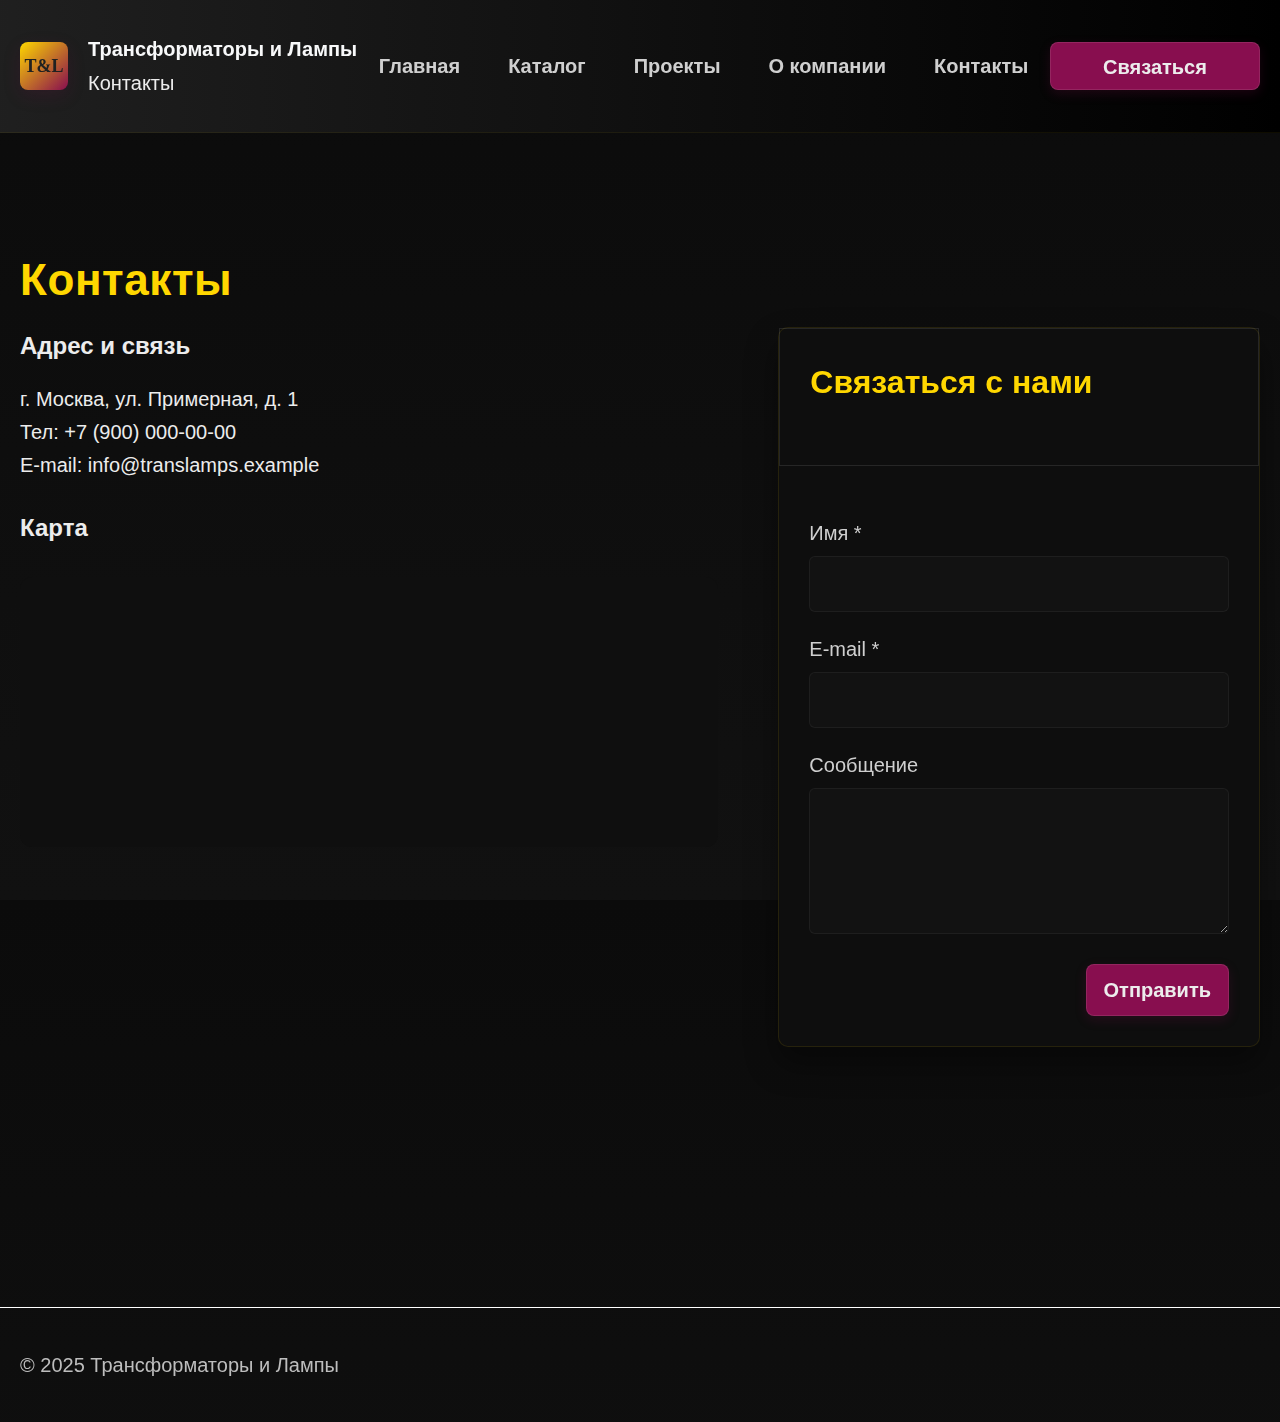
<file: contacts.html>
<!doctype html>
<html lang="ru">
<head>
  <meta charset="utf-8">
  <meta name="viewport" content="width=device-width,initial-scale=1">
  <title>Контакты — Трансформаторы и Лампы</title>
  <link href="https://cdn.jsdelivr.net/npm/bootstrap@5.3.0/dist/css/bootstrap.min.css" rel="stylesheet">
  <link rel="stylesheet" href="css/styles.css">
  <style>
    body {
      font-size: 20px;
    }
    .contact-info h3 {
      color: var(--gold);
      font-size: 20px;
      font-weight: 700;
      margin-bottom: 0.5rem;
      margin-top: 1.5rem;
    }
    .contact-info h3:first-child {
      margin-top: 0;
    }
    .contact-info p {
      margin-bottom: 0.25rem;
      line-height: 1.4;
    }
    .contact-card {
      height: 100%;
      border-radius: 10px;
      background: #0E0E0E;
      border: 1px solid rgba(255, 215, 0, 0.1);
    }
    .contact-card h3 {
      color: var(--text);
      font-size: 32px;
      font-weight: 700;
      margin-bottom: 0;
    }
    .map-placeholder {
      height: 270px;
      border-radius: 12px;
      display: flex;
      align-items: center;
      justify-content: center;
      background: #0F0F0F;
    }
    p, li, a, button, input, textarea, label, h4, h5 {
      font-size: 20px !important;
      line-height: 34px;
    }
    .form-control, .form-select {
      font-size: 20px !important;
      padding: 12px;
    }
    .footer {
      border-top: 1px solid #FFFFFF;
    }
    @media (max-width: 768px) {
      .map-placeholder {
        height: 200px;
      }
    }
    .form-custom label {
      text-align: left !important;
      display: block;
      width: 100%;
    }
    .form-custom .form-control, .form-custom textarea {
      text-align: left !important;
    }
    @media (max-width: 768px) {
      .contact-card {
        text-align: left;
      }
      .contact-card h2 {
        text-align: left;
      }
      .form-custom .text-end {
        text-align: left !important;
      }
    }
  </style>
</head>
<body>
  <div id="loading-screen" class="loading">
    <div class="text-center">
      <div class="brand-logo d-inline-flex">T&L</div>
      <div class="text-alto mt-3" style="font-size: 20px;">Загрузка...</div>
    </div>
  </div>
  <header class="header sticky-top">
    <div class="container-main d-flex justify-content-between align-items-center py-3">
      <a href="index.html" class="brand-link d-flex align-items-center gap-3 text-decoration-none">
        <div class="brand-logo">T&L</div>
        <div>
          <div class="fw-bold text-light">Трансформаторы и Лампы</div>
          <div class="header-subtitle">
            <span class="desktop-subtitle">Контакты</span>
          </div>
        </div>
      </a>
      <button class="mobile-menu-toggle" id="mobileMenuToggle" aria-label="Открыть меню">
        ☰ Меню
      </button>
      <nav class="d-none d-lg-flex gap-3 desktop-nav">
        <a href="index.html" class="nav-link">Главная</a>
        <a href="catalog.html" class="nav-link">Каталог</a>
        <a href="projects.html" class="nav-link">Проекты</a>
        <a href="about.html" class="nav-link">О компании</a>
        <a href="contacts.html" class="nav-link">Контакты</a>
      </nav>
      <a href="contacts.html#contact-form" class="btn-custom btn-primary-custom desktop-cta">
        Связаться
      </a>
      <nav class="mobile-nav" id="mobileNav" style="display: none;">
        <a href="index.html" class="nav-link">Главная</a>
        <a href="catalog.html" class="nav-link">Каталог</a>
        <a href="projects.html" class="nav-link">Проекты</a>
        <a href="about.html" class="nav-link">О компании</a>
        <a href="contacts.html" class="nav-link">Контакты</a>
      </nav>
    </div>
  </header>
  <main class="py-5">
    <div class="container-main py-5">
      <section class="mb-5">
        <h1 class="page-title">Контакты</h1>
        <div class="row g-5">
          <div class="col-lg-7">
            <div class="contact-info mb-4">
              <h3 class="section-title">Адрес и связь</h3>
              <p>г. Москва, ул. Примерная, д. 1</p>
              <p>Тел: +7 (900) 000-00-00</p>
              <p>E-mail: info@translamps.example</p>
              <h3 class="subsection-title">Карта</h3>
            </div>
            <div class="map-placeholder p-0 overflow-hidden">
              <iframe src="https://www.google.com/maps/embed?pb=!1m18!1m12!1m3!1d1333.8814324592329!2d30.313306081420652!3d59.939382746173585!2m3!1f0!2f0!3f0!3m2!1i1024!2i768!4f13.1!3m3!1m2!1s0x4696310b32cbe2e9%3A0x74e032aa0505dfc!2z0JPQvtGB0YPQtNCw0YDRgdGC0LLQtdC90L3Ri9C5INCt0YDQvNC40YLQsNC2!5e0!3m2!1sru!2sru!4v1765722129341!5m2!1sru!2sru" width="100%" height="100%" style="border:0; border-radius:12px;" allowfullscreen loading="lazy" referrerpolicy="no-referrer-when-downgrade">
              </iframe>
            </div>
          </div>
          <div class="col-lg-5">
            <div class="contact-card shadow-gold rounded-3">
              <div class="p-4 border-bottom border-white-light">
                <h2 class="section-title">Связаться с нами</h2>
              </div>
              <form id="contact-form" class="p-4 form-custom">
                <div class="mb-3">
                  <label class="form-label text-alto">Имя *</label>
                  <input type="text" name="name" class="form-control" required>
                </div>
                <div class="mb-3">
                  <label class="form-label text-alto">E-mail *</label>
                  <input type="email" name="email" class="form-control" required>
                </div>
                <div class="mb-4">
                  <label class="form-label text-alto">Сообщение</label>
                  <textarea class="form-control" name="message" rows="4"></textarea>
                </div>
                <div class="text-end">
                  <button type="submit" class="btn-custom btn-primary-custom">
                    Отправить
                  </button>
                </div>
              </form>
            </div>
          </div>
        </div>
      </section>
    </div>
  </main>
  <footer class="footer">
    <div class="container-main">
      <div class="row g-4">
        <div class="col-lg-5">
          <p class="text-silver mb-0" style="font-size: 20px;">&#169; 2025 Трансформаторы и Лампы</p>
        </div>
      </div>
    </div>
  </footer>
  <script src="https://cdn.jsdelivr.net/npm/bootstrap@5.3.0/dist/js/bootstrap.bundle.min.js"></script>
  <script src="js/main.js"></script>
  <script src="https://code.jquery.com/jquery-3.6.0.min.js"></script>
  <script>
    $(document).ready(function() {
      var userActions = [];
      $(document).on('click', function(e) {
        var target = $(e.target);
        var data = {
          timestamp: new Date().toISOString(),
          tag: target.prop('tagName'),
          className: target.attr('class') || '',
          id: target.attr('id') || '',
          href: target.attr('href') || ''
        };
        userActions.push(data);
        if (userActions.length > 100) {
          userActions.shift();
        }
        localStorage.setItem('tl_analytics', JSON.stringify(userActions));
      });
      var startTime = new Date();
      $(window).on('beforeunload', function() {
        var timeSpent = new Date() - startTime;
        console.log('Время на странице: ' + Math.round(timeSpent/1000) + ' сек');
      });
    });
  </script>
</body>
</html>
</file>
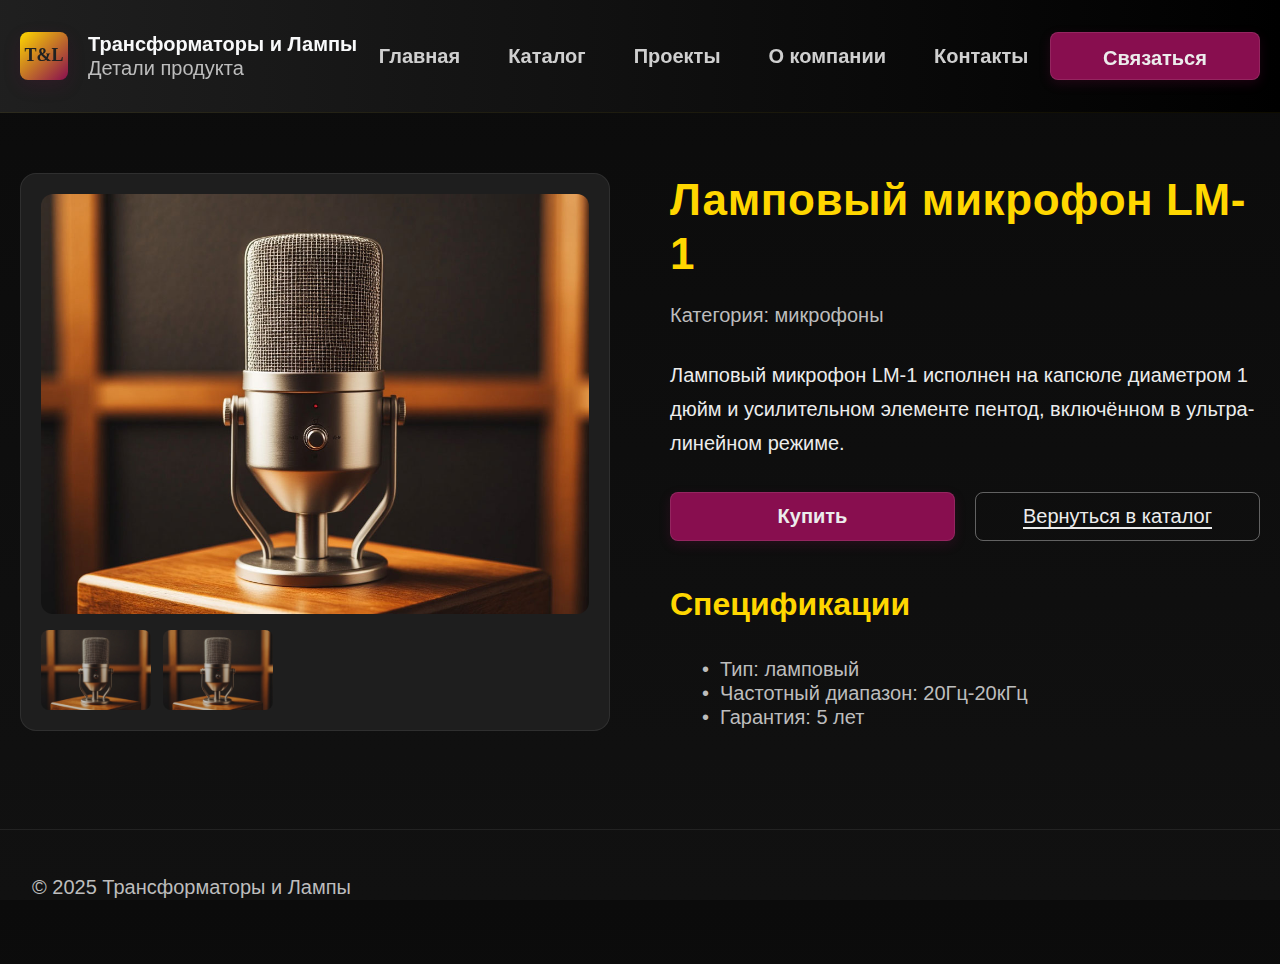
<file: product.html>
<!doctype html>
<html lang="ru">
<head>
  <meta charset="utf-8">
  <meta name="viewport" content="width=device-width,initial-scale=1">
  <title>Продукт — Трансформаторы и Лампы</title>
  <link href="https://cdn.jsdelivr.net/npm/bootstrap@5.3.0/dist/css/bootstrap.min.css" rel="stylesheet">
  <link rel="stylesheet" href="css/styles.css">
  <style>
    body {
      font-size: 20px;
    }
    .header .brand-link div {
      line-height: 1.2;
    }
    .header-subtitle {
      font-size: 20px;
      color: var(--silver);
    }
    .product-section {
      padding: 60px 0 80px;
    }
    .product-image-wrapper {
      background: var(--card-bg);
      border: 1px solid rgba(255,255,255,0.08);
      border-radius: 16px;
      padding: 20px;
    }
    .product-main-image {
      width: 100%;
      height: 420px;
      object-fit: cover;
      border-radius: 12px;
    }
    .thumbnails {
      display: flex;
      gap: 12px;
      margin-top: 16px;
    }
    .thumbnail {
      width: 110px;
      height: 80px;
      object-fit: cover;
      border-radius: 8px;
      cursor: pointer;
      opacity: .75;
      transition: opacity .2s ease, transform .2s ease;
    }
    .thumbnail:hover {
      opacity: 1;
      transform: scale(1.05);
    }
    .product-title {
      color: var(--gold);
      font-size: 32px;
      font-weight: 700;
      margin-bottom: 12px;
    }
    .product-meta {
      color: var(--silver);
      margin-bottom: 28px;
    }
    .product-description {
      margin-bottom: 32px;
      line-height: 34px;
    }
    .product-actions {
      display: flex;
      gap: 20px;
      margin-bottom: 40px;
    }
    .btn-back-link {
      border: 1px solid rgba(255,255,255,0.35);
      background: transparent;
      color: var(--text);
      padding: 10px 22px;
      border-radius: 8px;
      text-decoration: underline;
      text-underline-offset: 4px;
      transition: color .2s ease, border-color .2s ease, background .2s ease;
    }
    .btn-back-link:hover {
      color: var(--gold);
      border-color: var(--gold);
      background: rgba(255,215,0,0.05);
    }
    .specs-title {
      color: var(--gold);
      margin-bottom: 16px;
    }
    .specs-list {
      list-style: none;
      padding-left: 0;
    }
    .specs-list li {
      position: relative;
      padding-left: 18px;
      margin-bottom: 10px;
      color: var(--silver);
    }
    .specs-list li::before {
      content: "•";
      position: absolute;
      left: 0;
    }
    .footer-simple {
      border-top: 1px solid rgba(255,255,255,0.08);
      padding: 40px 0;
    }
    .footer-simple p {
      margin-left: 12px;
      color: var(--silver);
    }
    @media (max-width: 992px) {
      .product-main-image {
        height: 300px;
      }
      .product-actions {
        flex-direction: column;
        gap: 12px;
      }
    }
    .specs-list {
      padding-left: 32px;
    }
    .specs-list li {
      line-height: 24px;
      margin-bottom: 0px;
    }
    .btn-primary-custom[data-bs-toggle="modal"] {
      width: 325px !important;
      height: 49px !important;
      display: flex !important;
      flex-direction: row !important;
      justify-content: center !important;
      align-items: center !important;
      padding: 9.5px 16px 9.8px !important;
      box-sizing: border-box !important;
    }
    .btn-back-link[href="catalog.html"] {
      width: 325px !important;
      height: 49px !important;
      display: flex !important;
      flex-direction: row !important;
      justify-content: center !important;
      align-items: center !important;
      padding: 9.5px 16px 9.8px !important;
      box-sizing: border-box !important;
      font-size: 20px !important;
      line-height: 29px !important;
      text-align: center !important;
    }
  </style>
</head>
<body>
  <div id="loading-screen" class="loading">
    <div class="text-center">
      <div class="brand-logo d-inline-flex">T&L</div>
      <div class="text-alto mt-3" style="font-size: 20px;">Загрузка...</div>
    </div>
  </div>
  <header class="header sticky-top">
    <div class="container-main d-flex justify-content-between align-items-center py-3">
      <a href="index.html" class="brand-link d-flex align-items-center gap-3 text-decoration-none">
        <div class="brand-logo">T&L</div>
        <div>
          <div class="fw-bold text-light">Трансформаторы и Лампы</div>
          <div class="header-subtitle">
            <span class="desktop-subtitle">Детали продукта</span>
          </div>
        </div>
      </a>
      <button class="mobile-menu-toggle" id="mobileMenuToggle" aria-label="Открыть меню">
        ☰ Меню
      </button>
      <nav class="d-none d-lg-flex gap-3 desktop-nav">
        <a href="index.html" class="nav-link">Главная</a>
        <a href="catalog.html" class="nav-link">Каталог</a>
        <a href="projects.html" class="nav-link">Проекты</a>
        <a href="about.html" class="nav-link">О компании</a>
        <a href="contacts.html" class="nav-link">Контакты</a>
      </nav>
      <a href="contacts.html" class="btn-custom btn-primary-custom desktop-cta">
        Связаться
      </a>
      <nav class="mobile-nav" id="mobileNav" style="display: none;">
        <a href="index.html" class="nav-link">Главная</a>
        <a href="catalog.html" class="nav-link">Каталог</a>
        <a href="projects.html" class="nav-link">Проекты</a>
        <a href="about.html" class="nav-link">О компании</a>
        <a href="contacts.html" class="nav-link">Контакты</a>
      </nav>
    </div>
  </header>
  <main>
    <section class="product-section">
      <div class="container-main">
        <div class="row g-5 align-items-start">
          <div class="col-lg-6">
            <div class="product-image-wrapper">
              <img id="mainImage" src="images/tube_mic.jpg" class="product-main-image" alt="">
              <div class="thumbnails">
                <img src="images/tube_mic.jpg" class="thumbnail" onclick="setImage(this.src)" alt="Микрофон LM-1 вид 1">
                <img src="images/tube_mic.jpg" class="thumbnail" onclick="setImage(this.src)" alt="Микрофон LM-1 вид 2">
              </div>
            </div>
          </div>
          <div class="col-lg-6">
            <h1 class="page-title">Ламповый микрофон LM-1</h1>
            <div class="product-meta">Категория: микрофоны</div>
            <p class="product-description">
              Ламповый микрофон LM-1 исполнен на капсюле диаметром 1 дюйм и усилительном элементе пентод, включённом в ультра-линейном режиме.
            </p>
            <div class="product-actions">
              <button class="btn-custom btn-primary-custom" data-bs-toggle="modal" data-bs-target="#buyModal">
                Купить
              </button>
              <a href="catalog.html" class="btn-back-link">
                Вернуться в каталог
              </a>
            </div>
            <h2 class="section-title">Спецификации</h2>
            <ul class="specs-list">
              <li>Тип: ламповый</li>
              <li>Частотный диапазон: 20Гц-20кГц</li>
              <li>Гарантия: 5 лет</li>
            </ul>
          </div>
        </div>
      </div>
    </section>
  </main>
  <footer class="footer-simple">
    <div class="container-main">
      <p>&#169; 2025 Трансформаторы и Лампы</p>
    </div>
  </footer>
  <div class="modal fade" id="buyModal" tabindex="-1">
    <div class="modal-dialog modal-dialog-centered">
      <div class="modal-content modal-content-custom">
        <div class="modal-header border-bottom border-light border-opacity-10">
          <h5 class="modal-title">Купить</h5>
          <button type="button" class="btn-close btn-close-white" data-bs-dismiss="modal"></button>
        </div>
        <div class="modal-body">
          <form>
            <div class="mb-3">
              <label class="form-label">Имя *</label>
              <input type="text" class="form-control" required>
            </div>
            <div class="mb-3">
              <label class="form-label">Телефон *</label>
              <input type="tel" class="form-control" required>
            </div>
            <div class="mb-4">
              <label class="form-label">E-mail *</label>
              <input type="email" class="form-control" required>
            </div>
            <div class="d-flex justify-content-end gap-2">
              <button type="button" class="btn-custom btn-ghost-custom" data-bs-dismiss="modal">Отмена</button>
              <button type="submit" class="btn-custom btn-primary-custom">Отправить</button>
            </div>
          </form>
        </div>
      </div>
    </div>
  </div>
  <script src="https://cdn.jsdelivr.net/npm/bootstrap@5.3.0/dist/js/bootstrap.bundle.min.js"></script>
  <script>
    function setImage(src) {
      document.getElementById('mainImage').src = src;
    }
  </script>
  <script src="js/main.js"></script>
<script>
document.addEventListener('DOMContentLoaded', function() {
    const buyForm = document.querySelector('#buyModal form');
    if (buyForm) {
        buyForm.addEventListener('submit', function(e) {
            e.preventDefault();
            alert('Спасибо за заказ! Мы свяжемся с вами в ближайшее время.');
            this.reset();
            const modal = bootstrap.Modal.getInstance(document.getElementById('buyModal'));
            if (modal) modal.hide();
        });
    }
});
</script>
  <script src="https://code.jquery.com/jquery-3.6.0.min.js"></script>
  <script>
    $(document).ready(function() {
      var userActions = [];
      $(document).on('click', function(e) {
        var target = $(e.target);
        var data = {
          timestamp: new Date().toISOString(),
          tag: target.prop('tagName'),
          className: target.attr('class') || '',
          id: target.attr('id') || '',
          href: target.attr('href') || ''
        };
        userActions.push(data);
        if (userActions.length > 100) {
          userActions.shift();
        }
        localStorage.setItem('tl_analytics', JSON.stringify(userActions));
      });
      var startTime = new Date();
      $(window).on('beforeunload', function() {
        var timeSpent = new Date() - startTime;
        console.log('Время на странице: ' + Math.round(timeSpent/1000) + ' сек');
      });
    });
  </script>
</body>
</html>
</file>
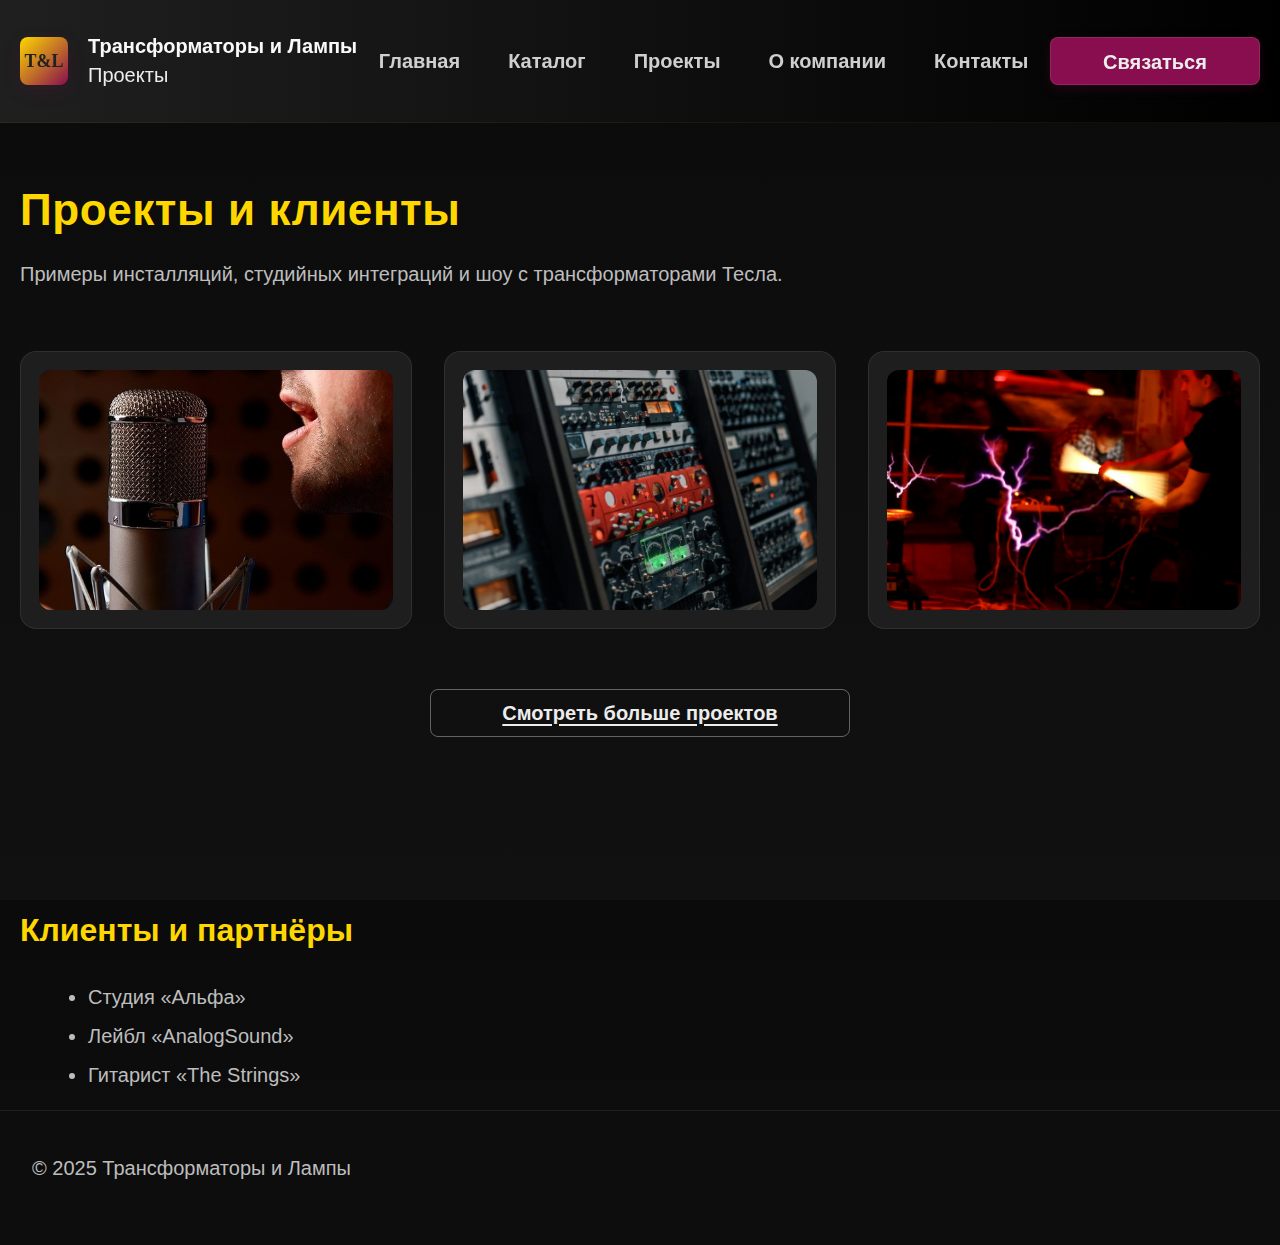
<file: projects.html>
<!doctype html>
<html lang="ru">
<head>
  <meta charset="utf-8">
  <meta name="viewport" content="width=device-width,initial-scale=1">
  <title>Проекты — Трансформаторы и Лампы</title>
  <link href="https://cdn.jsdelivr.net/npm/bootstrap@5.3.0/dist/css/bootstrap.min.css" rel="stylesheet">
  <link rel="stylesheet" href="css/styles.css">
  <style>
    .section-projects {
      padding: 60px 0 80px;
    }
    .projects-grid {
      display: grid;
      grid-template-columns: repeat(3, 1fr);
      gap: 32px;
    }
    .project-card {
      background: #1E1E1E;
      border: 1px solid rgba(255,255,255,0.08);
      border-radius: 16px;
      padding: 18px;
      cursor: pointer;
      transition: transform .2s ease, border-color .2s ease, box-shadow .2s ease;
    }
    .project-card:hover {
      transform: translateY(-6px);
      border-color: rgba(255,215,0,0.35);
      box-shadow: 0 18px 36px rgba(0,0,0,0.45);
    }
    .project-card img {
      width: 100%;
      height: 240px;
      object-fit: cover;
      border-radius: 12px;
    }
    .projects-extra {
      display: none;
      margin-top: 32px;
    }
    .btn-outline-link {
      background: transparent;
      border: 1px solid rgba(255,255,255,0.35);
      border-radius: 8px;
      padding: 10px 22px;
      color: #ECECEC;
      font-size: 20px;
      text-decoration: underline;
      text-underline-offset: 4px;
      transition: color .2s ease, border-color .2s ease, background .2s ease;
    }
    .btn-outline-link:hover {
      color: #FFD700;
      border-color: #FFD700;
      background: rgba(255,215,0,0.05);
    }
    .section-clients {
      margin-top: 90px;
    }
    .clients-title {
      margin-bottom: 20px;
    }
    .clients-list {
      margin-left: 28px;
    }
    .clients-list li {
      font-size: 20px;
      color: #BDBDBD;
      margin-bottom: 10px;
    }
    .modal-content {
      border-radius: 18px;
    }
    .modal-project-image {
      width: 100%;
      height: 260px;
      object-fit: cover;
      border-radius: 12px;
      margin-bottom: 24px;
    }
    .footer-simple {
      padding: 40px 0;
      border-top: 1px solid rgba(255,255,255,0.08);
    }
    .footer-simple p {
      margin-left: 12px;
      font-size: 20px;
      color: #BDBDBD;
    }
    @media (max-width: 992px) {
      .projects-grid {
        grid-template-columns: 1fr;
      }
    }
    #showMoreProjects.btn-outline-link {
      width: 420px !important;
      height: 48.3px !important;
      display: flex !important;
      flex-direction: row !important;
      justify-content: center !important;
      align-items: center !important;
      padding: 9.5px 16px 9.8px !important;
      box-sizing: border-box !important;
      font-size: 20px !important;
      font-weight: 700 !important;
      line-height: 29px !important;
      text-align: center !important;
      margin: 0 auto !important;
    }
  </style>
</head>
<body>
  <div id="loading-screen" class="loading">
    <div class="text-center">
      <div class="brand-logo d-inline-flex">T&L</div>
      <div class="text-alto mt-3" style="font-size: 20px;">Загрузка...</div>
    </div>
  </div>
  <header class="header sticky-top">
    <div class="container-main d-flex justify-content-between align-items-center py-3">
      <a href="index.html" class="brand-link d-flex align-items-center gap-3 text-decoration-none">
        <div class="brand-logo">T&L</div>
        <div>
          <div class="fw-bold text-light">Трансформаторы и Лампы</div>
          <div class="header-subtitle">
            <span class="desktop-subtitle">Проекты</span>
          </div>
        </div>
      </a>
      <button class="mobile-menu-toggle" id="mobileMenuToggle" aria-label="Открыть меню">
        ☰ Меню
      </button>
      <nav class="d-none d-lg-flex gap-3 desktop-nav">
        <a href="index.html" class="nav-link">Главная</a>
        <a href="catalog.html" class="nav-link">Каталог</a>
        <a href="projects.html" class="nav-link">Проекты</a>
        <a href="about.html" class="nav-link">О компании</a>
        <a href="contacts.html" class="nav-link">Контакты</a>
      </nav>
      <a href="contacts.html" class="btn-custom btn-primary-custom desktop-cta">
        Связаться
      </a>
      <nav class="mobile-nav" id="mobileNav" style="display: none;">
        <a href="index.html" class="nav-link">Главная</a>
        <a href="catalog.html" class="nav-link">Каталог</a>
        <a href="projects.html" class="nav-link">Проекты</a>
        <a href="about.html" class="nav-link">О компании</a>
        <a href="contacts.html" class="nav-link">Контакты</a>
      </nav>
    </div>
  </header>
  <main>
    <section class="section-projects">
      <div class="container-main">
        <h1 class="page-title">Проекты и клиенты</h1>
        <p class="lead text-silver mb-5" style="max-width:820px;">
          Примеры инсталляций, студийных интеграций и шоу с трансформаторами Тесла.
        </p>
        <div class="projects-grid">
          <div class="project-card" data-project="alpha">
            <img src="images/project1.jpg" alt="">
          </div>
          <div class="project-card" data-project="label">
            <img src="images/project2.jpg" alt="">
          </div>
          <div class="project-card" data-project="guitarist">
            <img src="images/project3.jpg" alt="">
          </div>
        </div>
        <div class="projects-extra projects-grid" id="extra-projects"></div>
        <div class="text-center mt-5">
          <button class="btn-outline-link" id="showMoreProjects">
            Смотреть больше проектов
          </button>
        </div>
      </div>
    </section>
    <section class="section-clients">
      <div class="container-main">
        <h2 class="section-title">Клиенты и партнёры</h2>
        <ul class="clients-list">
          <li>Студия «Альфа»</li>
          <li>Лейбл «AnalogSound»</li>
          <li>Гитарист «The Strings»</li>
        </ul>
      </div>
    </section>
  </main>
  <footer class="footer-simple">
    <div class="container-main">
      <p>&#169; 2025 Трансформаторы и Лампы</p>
    </div>
  </footer>
  <div class="modal fade" id="projectModal" tabindex="-1">
    <div class="modal-dialog modal-lg modal-dialog-centered">
      <div class="modal-content bg-dark border border-light border-opacity-10">
        <div class="modal-body">
          <img id="modalImage" class="modal-project-image" src="[data-uri]" alt="">
          <h3 id="modalTitle" class="heading-2 mb-3">Заголовок проекта</h3>
          <p id="modalText" class="text-silver mb-4"></p>
          <button class="btn-outline-link" onclick="window.location.href='contacts.html'">
            Обсудить проект
          </button>
        </div>
      </div>
    </div>
  </div>
  <script src="https://cdn.jsdelivr.net/npm/bootstrap@5.3.0/dist/js/bootstrap.bundle.min.js"></script>
  <script>
    const projects = {
      alpha: {
        title: 'Студия «Альфа»',
        text: 'Интеграция лампового оборудования в студийный тракт записи.'
      },
      label: {
        title: 'Лейбл «AnalogSound»',
        text: 'Инсталляция мастеринг-цепи на основе ламповых процессоров.'
      },
      guitarist: {
        title: 'Гитарист «The Strings»',
        text: 'Шоу музыкальных трансформаторов Тесла.'
      }
    };
    document.querySelectorAll('.project-card').forEach(card => {
      card.addEventListener('click', () => {
        const key = card.dataset.project;
        document.getElementById('modalImage').src = card.querySelector('img').src;
        document.getElementById('modalTitle').textContent = projects[key].title;
        document.getElementById('modalText').textContent = projects[key].text;
        new bootstrap.Modal(document.getElementById('projectModal')).show();
      });
    });
    document.getElementById('showMoreProjects').onclick = () => {
      document.getElementById('extra-projects').style.display = 'grid';
    };
  </script>
  <script src="js/main.js"></script>
  <script src="https://code.jquery.com/jquery-3.6.0.min.js"></script>
  <script>
    $(document).ready(function() {
      var userActions = [];
      $(document).on('click', function(e) {
        var target = $(e.target);
        var data = {
          timestamp: new Date().toISOString(),
          tag: target.prop('tagName'),
          className: target.attr('class') || '',
          id: target.attr('id') || '',
          href: target.attr('href') || ''
        };
        userActions.push(data);
        if (userActions.length > 100) {
          userActions.shift();
        }
        localStorage.setItem('tl_analytics', JSON.stringify(userActions));
      });
      var startTime = new Date();
      $(window).on('beforeunload', function() {
        var timeSpent = new Date() - startTime;
        console.log('Время на странице: ' + Math.round(timeSpent/1000) + ' сек');
      });
    });
  </script>
</body>
</html>
</file>
<file: css/styles.css>
:root {
  --black: #000000;
  --graphite: #212121;
  --gold: #FFD700;
  --burgundy: #880E4F;
  --muted: #f5f5f5;
  --card-bg: #1e1e1e;
  --text: #ececec;
  --accent: #880E4F;
  --radius: 10px;
  --silver: #BDBDBD;
  --alto: #CFCFCF;
  --d7d7d7: #D7D7D7;
}

* {
  box-sizing: border-box;
  margin: 0;
  padding: 0;
}

html, body {
  height: 100%;
  font-family: "Inter", "Helvetica Neue", Arial, sans-serif;
  background: linear-gradient(180deg, #0b0b0b 0%, #111111 100%);
  color: var(--text);
  line-height: 1.45;
  font-size: 20px;
  min-height: 100vh;
}

.container-main {
  width: 100%;
  max-width: 1360px;
  margin: 0 auto;
  padding: 0 20px;
}

.container-fluid {
  width: 100%;
  max-width: 1920px;
  margin: 0 auto;
}

h1, .heading-1 {
  font-weight: 700;
  font-size: 44px;
  line-height: 54px;
  letter-spacing: 0.6px;
  color: var(--gold);
}

h2, .heading-2 {
  font-weight: 700;
  font-size: 32px;
  line-height: 46px;
  color: var(--gold);
}

h3, .heading-3 {
  font-weight: 700;
  font-size: 24px;
  line-height: 38px;
  color: var(--text);
}

h4, .heading-4 {
  font-weight: 700;
  font-size: 20px;
  line-height: 29px;
}

p, .body-text {
  font-size: 20px;
  line-height: 34px;
  font-weight: 400;
}

.lead {
  font-size: 20px;
  line-height: 34px;
  color: var(--d7d7d7);
}

.small-text {
  font-size: 20px;
  line-height: 34px;
}

.text-gold {
  color: var(--gold) !important;
}

.text-silver {
  color: var(--silver) !important;
}

.text-alto {
  color: var(--alto) !important;
}

.text-d7d7d7 {
  color: var(--d7d7d7) !important;
}

.text-gallery {
  color: #ECECEC !important;
}

.text-dusty-gray {
  color: #999999 !important;
}

.bg-cod-gray {
  background-color: #0F0F0F !important;
}

.bg-dark-gray {
  background-color: #0E0E0E !important;
}

.bg-darker {
  background-color: #121212 !important;
}

.bg-card {
  background-color: #1E1E1E !important;
}

.gradient-bg {
  background: linear-gradient(90deg, rgba(255, 215, 0, 0.05) 0%, rgba(136, 14, 79, 0.03) 100%) !important;
}

.gradient-light {
  background: linear-gradient(90deg, rgba(255, 215, 0, 0.03) 0%, rgba(136, 14, 79, 0.02) 100%) !important;
}

.border-gold-light {
  border: 1px solid rgba(255, 215, 0, 0.08) !important;
}

.border-white-light {
  border: 1px solid rgba(255, 255, 255, 0.1) !important;
}

.border-white-vlight {
  border: 1px solid rgba(255, 255, 255, 0.03) !important;
}

.border-gold-vlight {
  border: 1px solid rgba(255, 215, 0, 0.1) !important;
}

.shadow-gold {
  box-shadow: 0px 16px 32px rgba(0, 0, 0, 0.4) !important;
}

.shadow-burgundy {
  box-shadow: 0px 4px 12px rgba(136, 14, 79, 0.2) !important;
}

.logo, .brand-logo {
  display: flex;
  align-items: center;
  justify-content: center;
  width: 48px;
  height: 48px;
  background: linear-gradient(135deg, #FFD700 0%, #880E4F 100%);
  box-shadow: 0px 6px 18px rgba(136, 14, 79, 0.15);
  border-radius: 8px;
  font-family: 'Inter';
  font-weight: 700;
  font-size: 18px;
  line-height: 26px;
  color: #212121;
}

.header {
  background: linear-gradient(90deg, rgba(33, 33, 33, 0.95) 0%, rgba(0, 0, 0, 0.95) 100%);
  position: sticky;
  top: 0;
  z-index: 1000;
  border-bottom: 1px solid rgba(255, 215, 0, 0.06);
  padding: 12px 0;
}

.header .brand-link {
  text-decoration: none;
  color: var(--text);
  transition: transform 160ms ease;
  display: flex;
  align-items: center;
  gap: 12px;
}

.header .brand-link:hover {
  transform: scale(1.02);
  color: var(--text);
}

.header .nav-link {
  font-weight: 700;
  font-size: 20px;
  line-height: 29px;
  color: #CFCFCF;
  padding: 6px 8px;
  border-radius: 6px;
  transition: background 180ms ease, transform 120ms ease;
  text-decoration: none;
  display: inline-block;
}

.header .nav-link:hover {
  background: rgba(255, 255, 255, 0.04);
  transform: translateY(-1px);
  color: #CFCFCF;
}

.btn-custom {
  padding: 10.5px 17px 10.8px;
  border-radius: 8px;
  font-weight: 700;
  font-size: 20px;
  line-height: 29px;
  text-decoration: none;
  transition: transform 160ms ease, box-shadow 160ms ease;
  white-space: nowrap;
  display: inline-block;
  border: none;
  cursor: pointer;
  text-align: center;
}

.btn-primary-custom, .btn-burgundy {
  background: #880E4F;
  color: #ECECEC;
  border: 1px solid rgba(255, 255, 255, 0.1);
  box-shadow: 0 4px 12px rgba(136, 14, 79, 0.2);
}

.btn-primary-custom:hover, .btn-burgundy:hover {
  background: #9a1059;
  transform: translateY(-3px);
  box-shadow: 0 8px 20px rgba(136, 14, 79, 0.3);
  color: #ECECEC;
}

.btn-ghost-custom, .btn-ghost {
  background: transparent;
  color: #FFFFFF;
  border: 1px solid rgba(255, 255, 255, 0.1);
  filter: drop-shadow(0px 4px 12px rgba(136, 14, 79, 0.2));
}

.btn-ghost-custom:hover, .btn-ghost:hover {
  background: rgba(255, 255, 255, 0.03);
  border-color: rgba(255, 215, 0, 0.2);
  transform: translateY(-2px);
  color: #FFFFFF;
}

.product-card, .card-custom {
  background: #1E1E1E;
  border: 1px solid rgba(255, 255, 255, 0.03);
  border-radius: 12px;
  padding: 15px;
  transition: transform 200ms ease, box-shadow 200ms ease;
  height: 100%;
}

.product-card:hover, .card-custom:hover {
  transform: translateY(-6px);
  box-shadow: 0 16px 32px rgba(0, 0, 0, 0.4);
  border-color: rgba(255, 215, 0, 0.1);
}

.product-card img, .card-img-custom {
  width: 100%;
  height: 250px;
  object-fit: cover;
  border-radius: 8px;
  transition: transform 200ms ease;
}

.product-card:hover img, .card-custom:hover img {
  transform: scale(1.03);
}

.form-custom label {
  display: block;
  font-size: 20px;
  color: #cfcfcf;
  margin: 12px 0 6px;
  font-weight: 500;
}

.form-custom input, .form-custom textarea, .form-custom select {
  width: 100%;
  padding: 12px;
  border-radius: 6px;
  background: #121212;
  border: 1px solid rgba(255, 255, 255, 0.05);
  color: var(--text);
  font-family: inherit;
  font-size: 20px;
  transition: border-color 180ms ease, box-shadow 180ms ease;
}

.form-custom input:focus, .form-custom textarea:focus, .form-custom select:focus {
  outline: none;
  border-color: rgba(255, 215, 0, 0.3);
  box-shadow: 0 0 0 3px rgba(255, 215, 0, 0.08);
}

.form-custom input:hover, .form-custom textarea:hover, .form-custom select:hover {
  border-color: rgba(255, 255, 255, 0.1);
}

.footer {
  border-top: 1px solid rgba(255, 255, 255, 0.03);
  padding: 40px 0;
  margin-top: 4rem;
}

.footer a {
  color: #cfcfcf;
  text-decoration: none;
  font-size: 20px;
  line-height: 34px;
  display: block;
  margin-bottom: 0px;
  transition: color 160ms ease;
}

.footer a:hover {
  color: var(--gold);
}

.modal-custom {
  background: rgba(0, 0, 0, 0.7);
  z-index: 2000;
}

.modal-content-custom {
  background: #0c0c0c;
  border-radius: 12px;
  border: 1px solid rgba(255, 215, 0, 0.08);
}

.modal-title-custom {
  color: var(--gold);
  font-size: 24px;
}

.close-btn {
  background: transparent;
  border: none;
  color: #ccc;
  font-size: 24px;
  cursor: pointer;
  transition: transform 160ms ease, color 160ms ease;
  width: 40px;
  height: 40px;
}

.close-btn:hover {
  color: var(--gold);
  transform: rotate(90deg);
}

.loading-screen, .loading {
  position: fixed;
  inset: 0;
  display: flex;
  align-items: center;
  justify-content: center;
  background: linear-gradient(180deg, #000, rgba(0, 0, 0, 0.8));
  z-index: 9999;
  opacity: 1;
  transition: opacity 0.7s ease-in-out;
}

.loading-screen.hidden, .loading.hidden {
  opacity: 0;
  pointer-events: none;
}

.gap-40 {
  gap: 40px;
}

.gap-27 {
  gap: 27.3px;
}

.mb-1 {
  margin-bottom: 0.25rem;
}

.mb-2 {
  margin-bottom: 0.5rem;
}

.mb-3 {
  margin-bottom: 1rem;
}

.mb-4 {
  margin-bottom: 1.5rem;
}

.mb-5 {
  margin-bottom: 2rem;
}

.py-5 {
  padding-top: 2rem;
  padding-bottom: 2rem;
}

@media (max-width: 1400px) {
  .container-main {
    padding: 0 40px;
  }
}

@media (max-width: 768px) {
  h1, .heading-1 {
    font-size: 32px;
    line-height: 40px;
  }
  h2, .heading-2 {
    font-size: 28px;
    line-height: 40px;
  }
  h3, .heading-3 {
    font-size: 22px;
    line-height: 32px;
  }
  p, .body-text {
    font-size: 20px;
    line-height: 30px;
  }
  .product-card img, .card-img-custom {
    height: 180px;
  }
}

@media (max-width: 576px) {
  h1, .heading-1 {
    font-size: 28px;
    line-height: 36px;
  }
  h2, .heading-2 {
    font-size: 24px;
    line-height: 30px;
  }
  h3, .heading-3 {
    font-size: 20px;
    line-height: 28px;
  }
  .btn-custom {
    font-size: 20px;
    padding: 8px 14px;
  }
}

@keyframes fadeIn {
  from {
    opacity: 0;
    transform: translateY(20px);
  }
  to {
    opacity: 1;
    transform: translateY(0);
  }
}

.animate-fade-in {
  animation: fadeIn 0.5s ease-out;
}

@keyframes loading-pulse {
  from {
    opacity: 0.6;
    transform: scale(0.98);
  }
  to {
    opacity: 1;
    transform: scale(1.02);
  }
}

@keyframes loading-fade-out {
  0% {
    opacity: 1;
  }
  100% {
    opacity: 0;
    pointer-events: none;
  }
}

.header .container {
  display: flex;
  flex-direction: row;
  align-items: center;
  padding: 1px 1px;
  gap: 1px;
  width: 100%;
  max-width: 1360px;
  margin: 0 auto;
}

.brand {
  display: flex;
  flex-direction: row;
  align-items: center;
  padding: 0;
  gap: 12px;
  text-decoration: none;
  color: var(--text);
  transition: transform 160ms ease;
}

.brand:hover {
  transform: scale(1.02);
}

.brand > div {
  display: flex;
  flex-direction: column;
  justify-content: center;
  align-items: flex-start;
  padding: 0 6px;
}

.brand > div > div:first-child {
  font-weight: 700;
  font-size: 20px;
  line-height: 29px;
  color: #ECECEC;
}

.brand .small {
  font-size: 20px;
  line-height: 34px;
  color: #BDBDBD;
}

.menu {
  display: flex;
  flex-direction: row;
  flex-wrap: nowrap;
  align-items: center;
  padding: 0;
  gap: 0;
  margin-left: auto;
}

.menu a {
  display: flex;
  flex-direction: row;
  align-items: flex-start;
  padding: 6px 8px;
  font-weight: 700;
  font-size: 20px;
  line-height: 29px;
  color: #CFCFCF;
  text-decoration: none;
  transition: background 180ms ease, transform 120ms ease;
  border-radius: 6px;
  white-space: nowrap;
}

.menu a:hover {
  background: rgba(255, 255, 255, 0.04);
  transform: translateY(-1px);
}

.header-right {
  display: flex;
  flex-direction: column;
  align-items: flex-start;
  padding: 0;
  margin-left: 20px;
}

.navbar {
  --bs-navbar-padding-x: 0;
  --bs-navbar-padding-y: 0;
  padding: 0 !important;
}

.navbar-brand {
  padding: 0 !important;
  margin: 0 !important;
}

.header > .container, .header > .container-main {
  display: flex;
  flex-direction: row;
  align-items: center;
  justify-content: space-between;
  width: 100%;
  max-width: 1360px;
  margin: 0 auto;
  padding: 12px 20px;
}

.header .container {
  padding: 0 80px 1px;
}

@media (max-width: 1400px) {
  .header .container {
    padding: 0 40px 1px;
  }
}

.container-fluid {
  width: 100%;
  max-width: 100% !important;
  padding: 0 !important;
  margin: 0 !important;
}

.container-main {
  max-width: 1360px !important;
  width: 100%;
  margin: 0 auto;
  padding: 0 20px;
}

.page-title {
  font-weight: 700;
  font-size: 44px;
  line-height: 54px;
  letter-spacing: 0.6px;
  color: var(--gold);
  margin-bottom: 1rem;
}

.section-title {
  font-weight: 700;
  font-size: 32px;
  line-height: 46px;
  color: var(--gold);
  margin-bottom: 1.5rem;
}

.subsection-title {
  font-weight: 700;
  font-size: 24px;
  line-height: 38px;
  color: var(--text);
  margin-bottom: 1rem;
}

h1, .h1 {
  font-weight: 700 !important;
  font-size: 44px !important;
  line-height: 54px !important;
  letter-spacing: 0.6px !important;
  color: var(--gold) !important;
  margin-bottom: 1rem !important;
}

h2, .h2 {
  font-weight: 700 !important;
  font-size: 32px !important;
  line-height: 46px !important;
  color: var(--gold) !important;
  margin-bottom: 1.5rem !important;
}

h3, .h3 {
  font-weight: 700 !important;
  font-size: 24px !important;
  line-height: 38px !important;
  color: var(--text) !important;
  margin-bottom: 1rem !important;
}

h4, .h4 {
  font-weight: 700 !important;
  font-size: 20px !important;
  line-height: 29px !important;
  color: var(--text) !important;
}

@media (max-width: 992px) {
  .header .d-lg-flex, .header .d-none.d-lg-flex, .header .d-md-flex {
    display: none !important;
  }
  .mobile-menu-toggle {
    display: block !important;
  }
}

@media (max-width: 768px) {
  .header {
    padding: 8px 0;
  }
  .header .container-main, .header .container {
    flex-wrap: wrap;
    gap: 15px;
  }
  .mobile-nav {
    display: flex;
    flex-direction: column;
    width: 100%;
    order: 3;
    margin-top: 15px;
    padding-top: 15px;
    border-top: 1px solid rgba(255, 215, 0, 0.1);
  }
  .mobile-nav .nav-link, .mobile-nav a {
    display: block;
    padding: 12px 0;
    margin: 5px 0;
    font-size: 20px;
    text-align: center;
    border-bottom: 1px solid rgba(255, 255, 255, 0.05);
  }
  .mobile-nav .nav-link:last-child {
    border-bottom: none;
  }
  .header .btn-custom {
    width: 100%;
    text-align: center;
    order: 2;
    margin-top: 10px;
  }
}

@media (max-width: 576px) {
  .header .brand-link {
    flex-direction: column;
    text-align: center;
    gap: 5px;
  }
  .header .brand-logo {
    margin: 0 auto;
  }
  .mobile-nav .nav-link, .mobile-nav a {
    font-size: 18px;
    padding: 10px 0;
  }
}

.mobile-menu-toggle {
  display: none;
  background: transparent;
  border: 1px solid rgba(255, 255, 255, 0.2);
  border-radius: 6px;
  padding: 8px 12px;
  color: var(--text);
  font-size: 20px;
  cursor: pointer;
  order: 1;
}

.mobile-menu-toggle:hover {
  background: rgba(255, 255, 255, 0.05);
}

.desktop-cta {
  width: 210px;
  height: 48.3px;
}

.hero-grid > div:first-child > div:last-child .btn {
  width: 325px;
  height: 50.3px;
  display: flex;
  flex-direction: row;
  justify-content: center;
  align-items: center;
  padding: 9.5px 16px 9.8px;
  box-sizing: border-box;
}

.desktop-nav.gap-3 {
  gap: 12px !important;
}

.header .d-lg-flex.gap-3 {
  gap: 12px !important;
}

.header .nav-link {
  margin: 0 8px !important;
}

.desktop-nav {
  gap: 0 !important;
}

.desktop-nav .nav-link {
  margin: 0 10px !important;
}

.brand-logo {
  flex-shrink: 0 !important;
  min-width: 48px !important;
  width: 48px !important;
  height: 48px !important;
}

#loading-screen, .loading, .loading-screen {
  display: flex !important;
  align-items: center !important;
  justify-content: center !important;
  text-align: center !important;
  position: fixed !important;
  top: 0 !important;
  left: 0 !important;
  right: 0 !important;
  bottom: 0 !important;
  z-index: 9999 !important;
  width: 100vw !important;
  height: 100vh !important;
  margin: 0 !important;
  padding: 0 !important;
  background: linear-gradient(180deg, #000, rgba(0, 0, 0, 0.8)) !important;
}

#loading-screen .text-center, .loading .text-center, .loading-screen .text-center {
  display: flex !important;
  flex-direction: column !important;
  align-items: center !important;
  justify-content: center !important;
  text-align: center !important;
  width: 100% !important;
  max-width: none !important;
  margin: 0 auto !important;
  padding: 0 !important;
}

.brand-logo, .loading .brand-logo, #loading-screen .brand-logo {
  margin: 0 auto !important;
  display: flex !important;
  align-items: center !important;
  justify-content: center !important;
  text-align: center !important;
}

.text-alto, .loading .text-alto, #loading-screen .text-alto, .loading-screen .text-alto, .mt-3 {
  text-align: center !important;
  display: block !important;
  width: 100% !important;
  margin-top: 1rem !important;
  margin-left: auto !important;
  margin-right: auto !important;
  padding: 0 !important;
}

#loading-screen *, .loading *, .loading-screen * {
  text-align: center !important;
  margin-left: auto !important;
  margin-right: auto !important;
  float: none !important;
}
</file>
